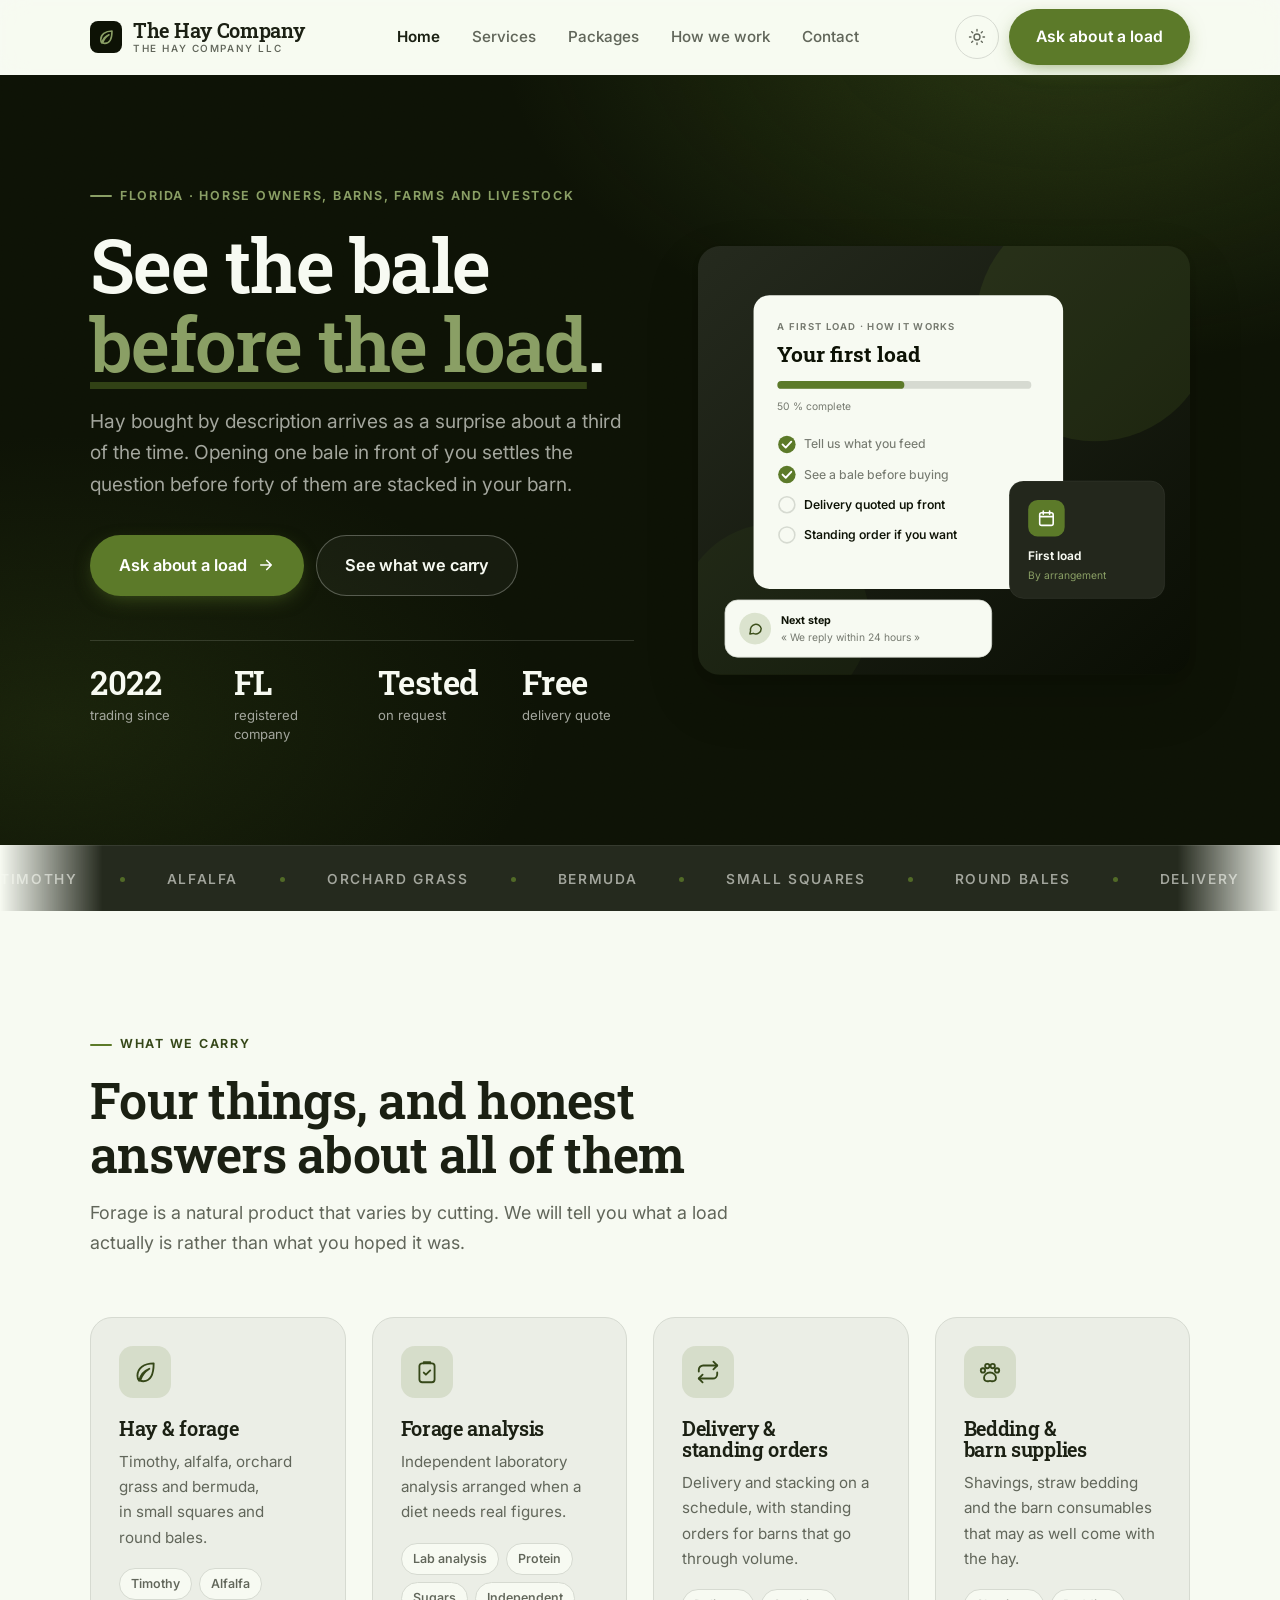
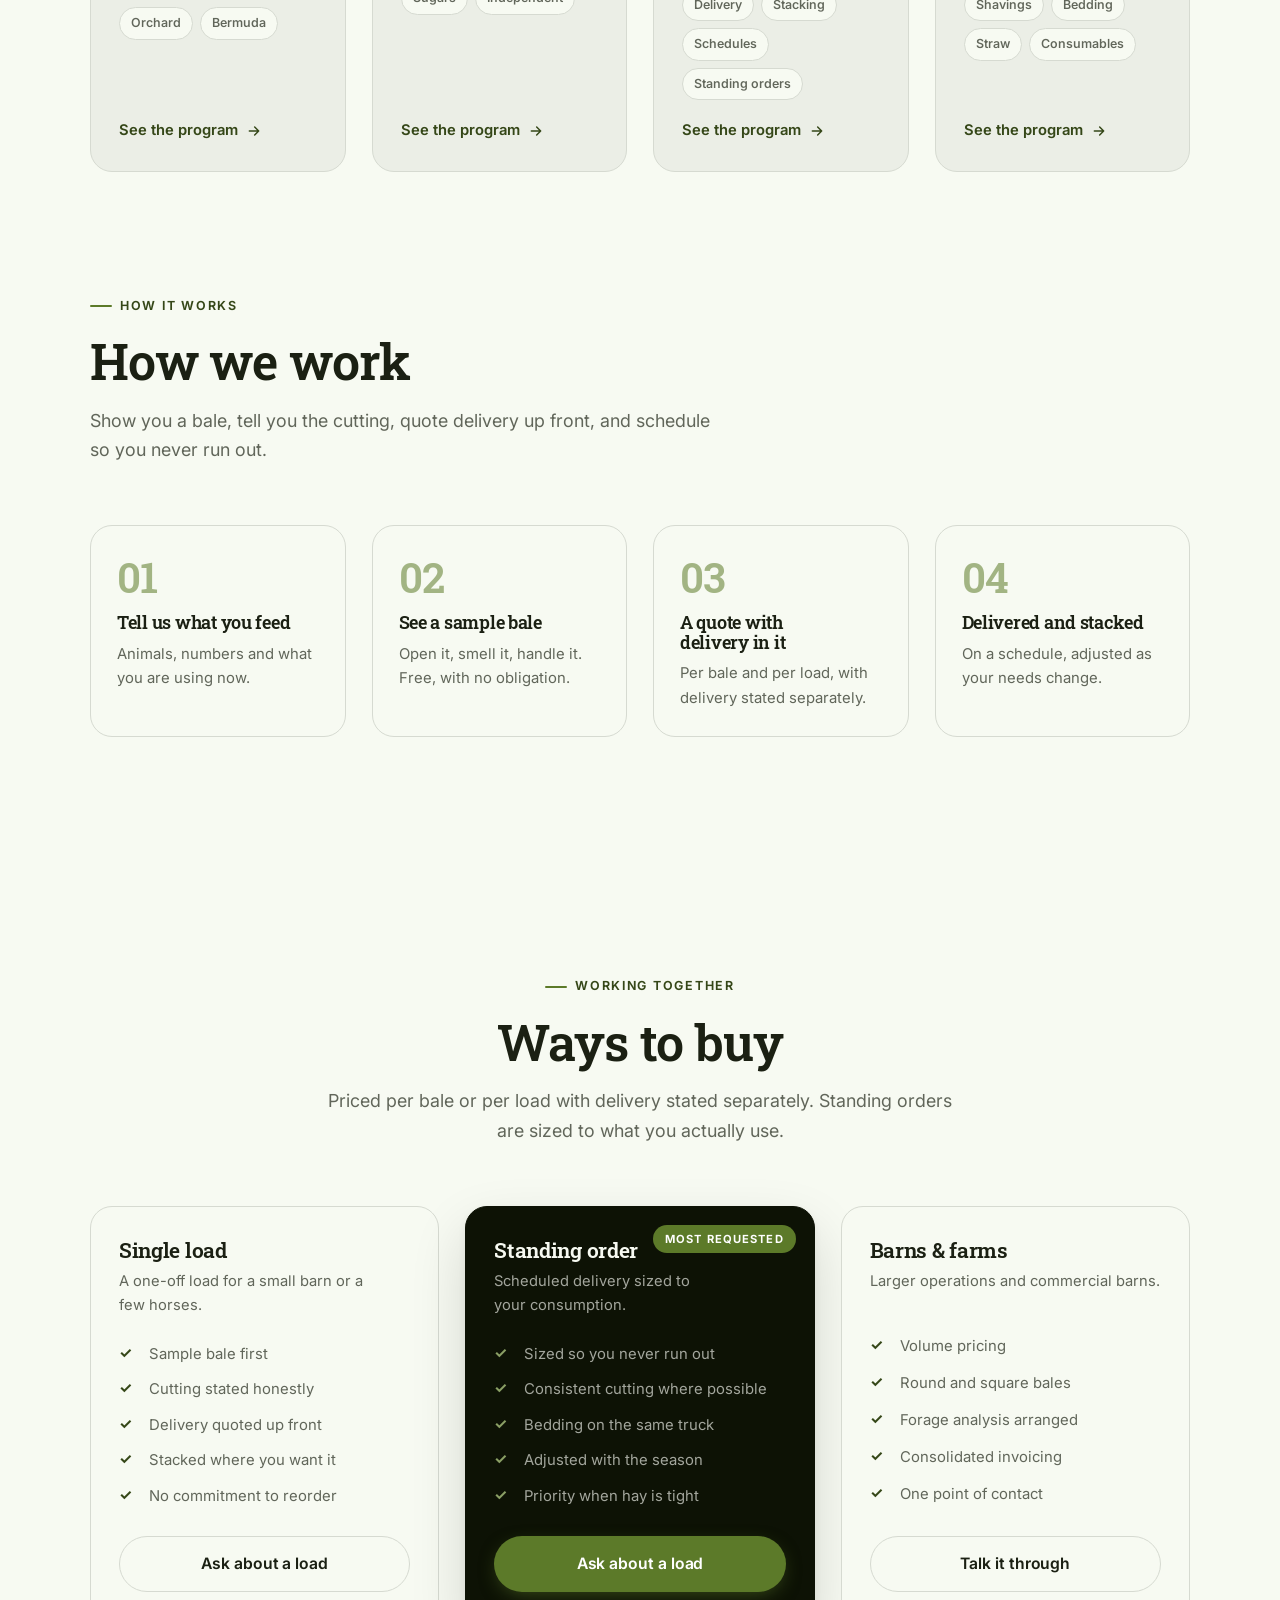
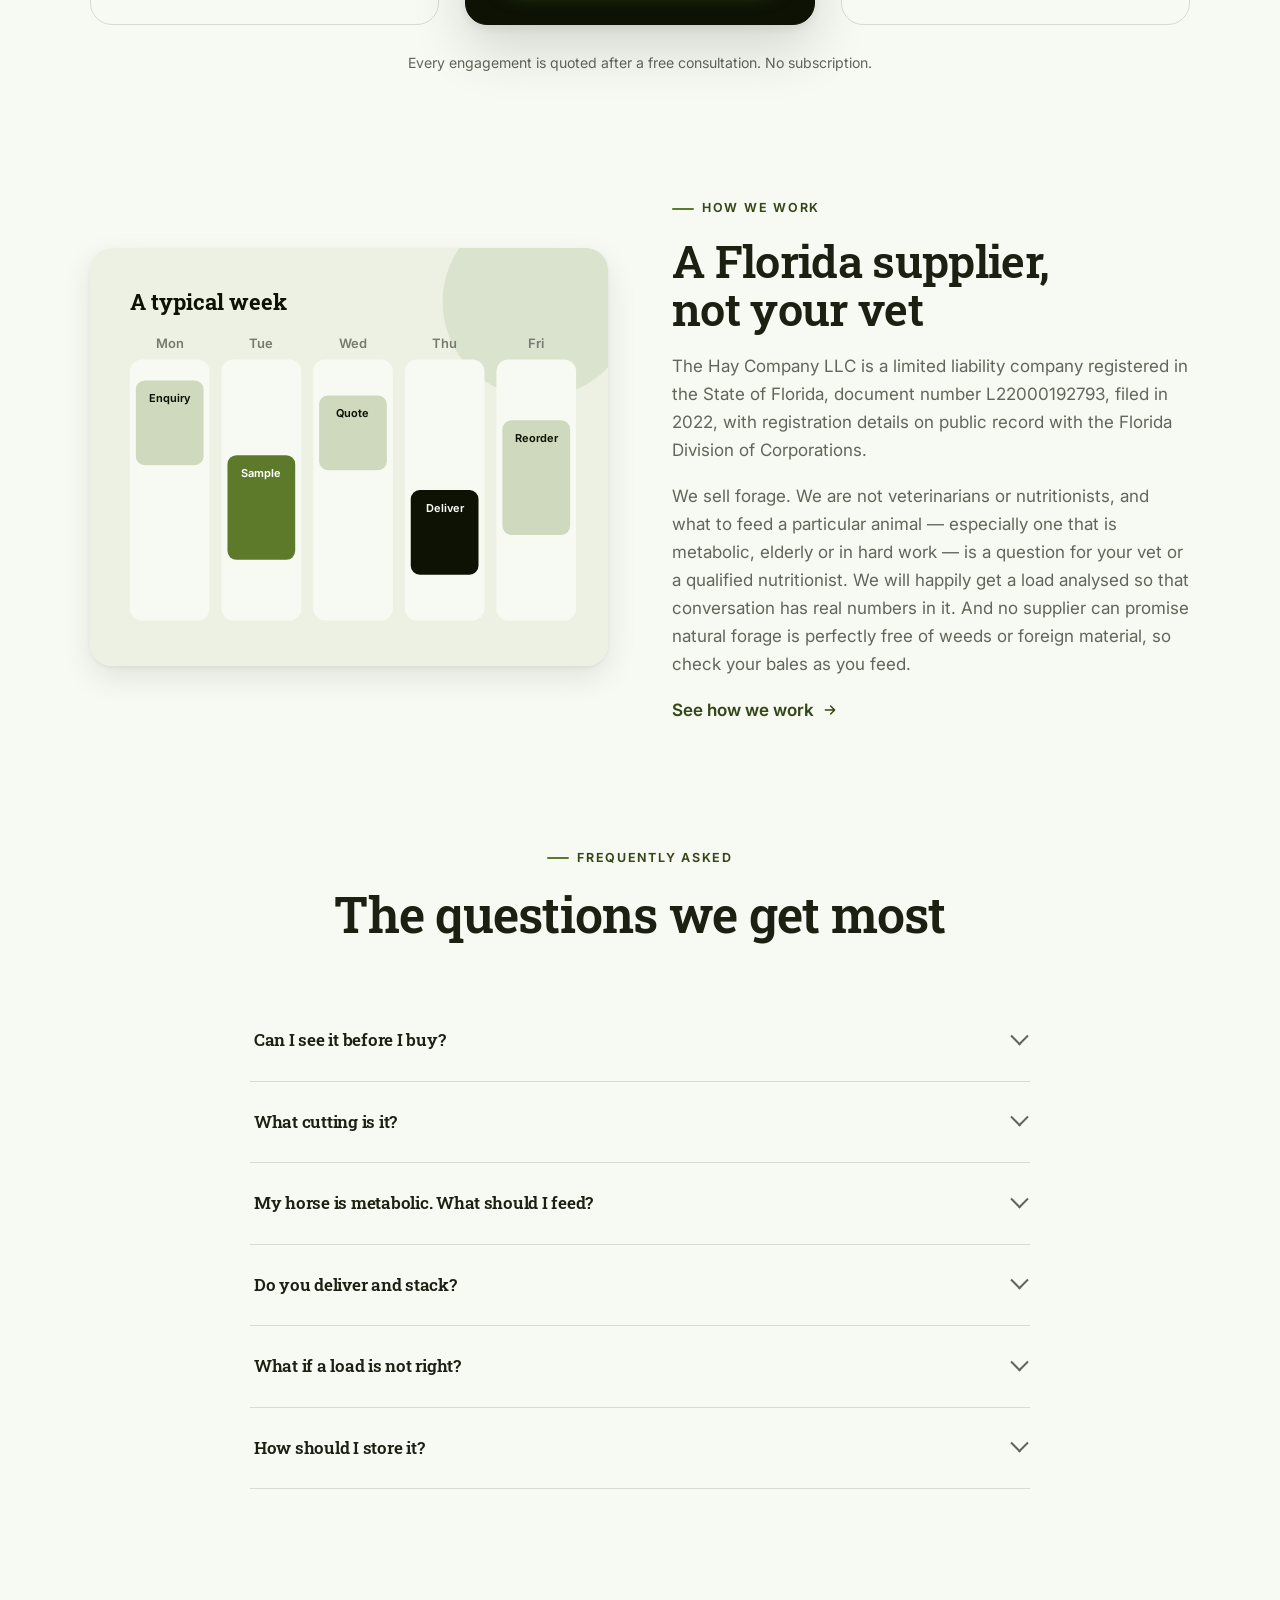
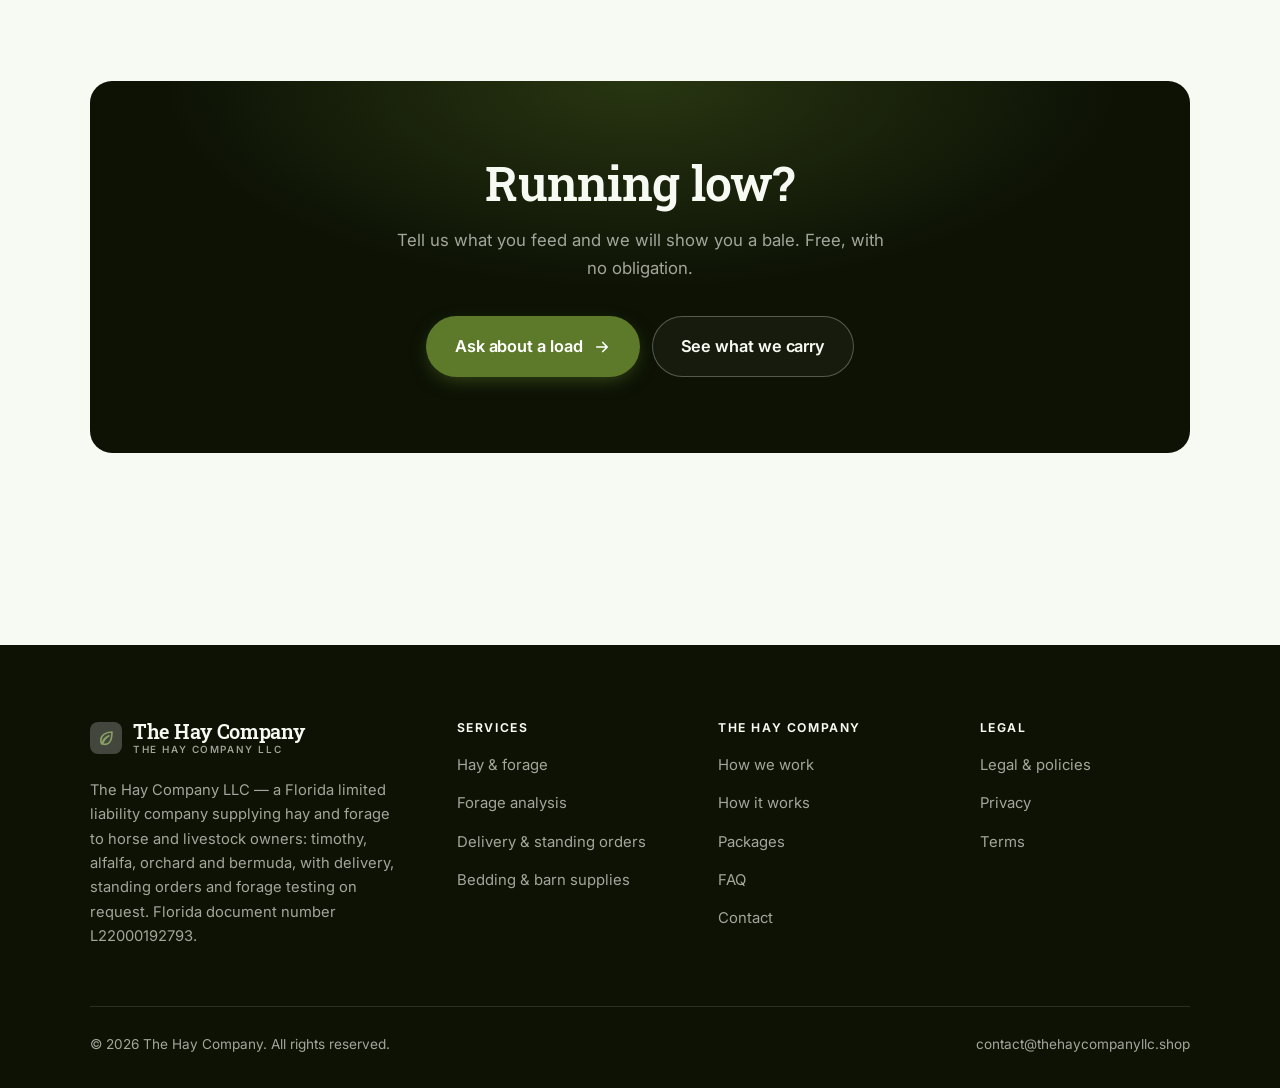
<file: index.html>
<!DOCTYPE html>
<html lang="en" class="no-js">
<head>
<meta charset="utf-8">
<meta name="viewport" content="width=device-width, initial-scale=1">
<title>The Hay Company LLC — hay and forage supply in Florida</title>
<meta name="description" content="The Hay Company LLC, a Florida hay and forage supplier for horse and livestock owners: timothy, alfalfa, orchard and bermuda, with delivery and standing orders.">
<link rel="canonical" href="https://thehaycompanyllc.shop/">

<meta property="og:type" content="website">
<meta property="og:url" content="https://thehaycompanyllc.shop/">
<meta property="og:site_name" content="The Hay Company">
<meta property="og:locale" content="en_US">
<meta property="og:title" content="The Hay Company LLC — hay and forage supply in Florida">
<meta property="og:description" content="The Hay Company LLC, a Florida hay and forage supplier for horse and livestock owners: timothy, alfalfa, orchard and bermuda, with delivery and standing orders.">
<meta name="theme-color" content="#0d1205">

<link rel="icon" href="assets/img/favicon.svg" type="image/svg+xml">
<link rel="preconnect" href="https://fonts.googleapis.com">
<link rel="preconnect" href="https://fonts.gstatic.com" crossorigin>
<link rel="stylesheet" href="https://fonts.googleapis.com/css2?family=Roboto+Slab:wght@400;600;700&family=Inter:wght@400..700&display=swap">
<link rel="stylesheet" href="assets/css/style.css">

<!-- Thème appliqué avant le premier rendu (évite le flash) -->
<script>
document.documentElement.classList.remove('no-js');
(function(){try{var t=localStorage.getItem('site-theme');if(t){document.documentElement.setAttribute('data-theme',t);}}catch(e){}})();
</script>
<script type="application/ld+json">
{
  "@context": "https://schema.org",
  "@type": "Organization",
  "name": "The Hay Company",
  "url": "https://thehaycompanyllc.shop/",
  "email": "contact@thehaycompanyllc.shop",
  "description": "The Hay Company LLC, a Florida hay and forage supplier for horse and livestock owners: timothy, alfalfa, orchard and bermuda, with delivery and standing orders.",
  "areaServed": "US",
  "knowsLanguage": "en"
}
</script>
</head>

<body>
<a class="skip-link" href="#main">Skip to main content</a>

<header class="site-header">
  <nav class="wrap nav" aria-label="Main navigation">
    <a class="brand" href="index.html">
      <svg class="brand__mark" viewBox="0 0 64 64" aria-hidden="true">
        <rect class="bm-bg" width="64" height="64" rx="16"/>
        <g class="bm-ic" transform="translate(14 14) scale(1.5)" fill="none" stroke-width="2.1" stroke-linecap="round" stroke-linejoin="round"><path d="M20 4c-9 0-15 4.5-15 11.5 0 2 .6 3.4 1.5 4.5C8 14 12 10.5 16 9c-4 2.5-7 6-8.5 11 1 .4 2 .5 3 .5C17 20.5 20 14 20 4z"/></g>
      </svg>
      <span>The Hay Company<span class="brand__sub">The Hay Company LLC</span></span>
    </a>

    <ul class="nav__links" id="nav-links">
      <li><a href="index.html" aria-current="page">Home</a></li>
      <li><a href="programs.html">Services</a></li>
      <li><a href="index.html#pricing">Packages</a></li>
      <li><a href="about.html">How we work</a></li>
      <li><a href="contact.html">Contact</a></li>
      <li><a class="btn btn--primary" href="contact.html">Ask about a load</a></li>
    </ul>

    <div class="nav__cta">
      <button class="theme-toggle" type="button" aria-label="Switch to dark theme">
        <svg class="icon-sun" viewBox="0 0 24 24" fill="none" stroke="currentColor" stroke-width="1.8" stroke-linecap="round" aria-hidden="true"><circle cx="12" cy="12" r="4"/><path d="M12 2v2m0 16v2M2 12h2m16 0h2M4.9 4.9l1.4 1.4m11.4 11.4 1.4 1.4M19.1 4.9l-1.4 1.4M6.3 17.7l-1.4 1.4"/></svg>
        <svg class="icon-moon" viewBox="0 0 24 24" fill="none" stroke="currentColor" stroke-width="1.8" stroke-linecap="round" stroke-linejoin="round" aria-hidden="true"><path d="M21 12.8A9 9 0 1 1 11.2 3a7 7 0 0 0 9.8 9.8z"/></svg>
      </button>
      <a class="btn btn--primary" href="contact.html">Ask about a load</a>
      <button class="nav__toggle" type="button" aria-expanded="false" aria-controls="nav-links" aria-label="Open menu">
        <svg class="icon-open" viewBox="0 0 24 24" fill="none" stroke="currentColor" stroke-width="2" stroke-linecap="round" aria-hidden="true"><path d="M3 6h18M3 12h18M3 18h18"/></svg>
        <svg class="icon-close" viewBox="0 0 24 24" fill="none" stroke="currentColor" stroke-width="2" stroke-linecap="round" aria-hidden="true"><path d="M6 6l12 12M18 6L6 18"/></svg>
      </button>
    </div>
  </nav>
</header>

<main id="main">

<section class="hero">
  <div class="wrap hero__inner">
    <div>
      <span class="eyebrow hero__eyebrow">Florida · Horse owners, barns, farms and livestock</span>
      <h1>See the bale<br> <em>before the load</em>.</h1>
      <p class="hero__lede">Hay bought by description arrives as a surprise about a third of the time. Opening one bale in front of you settles the question before forty of them are stacked in your barn.</p>

      <div class="hero__actions">
        <a class="btn btn--primary btn--lg" href="contact.html">Ask about a load <svg viewBox="0 0 24 24" fill="none" stroke="currentColor" stroke-width="2.2" stroke-linecap="round" stroke-linejoin="round" aria-hidden="true"><path d="M5 12h14M13 6l6 6-6 6"/></svg></a>
        <a class="btn btn--on-dark btn--lg" href="programs.html">See what we carry</a>
      </div>

      <ul class="hero__proof">
        <li><span class="stat__num">2022</span><span class="stat__label">trading since</span></li>
        <li><span class="stat__num">FL</span><span class="stat__label">registered company</span></li>
        <li><span class="stat__num">Tested</span><span class="stat__label">on request</span></li>
        <li><span class="stat__num">Free</span><span class="stat__label">delivery quote</span></li>
      </ul>
    </div>

    <div class="hero__art">
      <svg viewBox="0 0 620 540" role="img" aria-label="How a first hay order with The Hay Company works, from sample bale to delivery.">
        <defs>
          <linearGradient id="hbg" x1="0" y1="0" x2="1" y2="1">
            <stop offset="0" stop-color="#252a1e"/><stop offset="1" stop-color="#0a0e04"/>
          </linearGradient>
        </defs>
        <rect width="620" height="540" rx="22" fill="url(#hbg)"/>
        <circle cx="500" cy="96" r="150" fill="#5c7a29" opacity=".16"/>
        <circle cx="96" cy="470" r="120" fill="#5c7a29" opacity=".08"/>

        <g style="font-family: var(--font-body)">
          <!-- Carte programme -->
          <rect x="70" y="62" width="390" height="370" rx="20" fill="#f7faf2"/>
          <text x="100" y="106" font-size="12" font-weight="650" letter-spacing="1.6" fill="#767a70">A FIRST LOAD · HOW IT WORKS</text>
          <text x="100" y="146" font-size="27" font-weight="700" fill="#0d1205" style="font-family: var(--font-display)">Your first load</text>
          <rect x="100" y="170" width="320" height="10" rx="5" fill="#d6dad1"/>
          <rect x="100" y="170" width="160" height="10" rx="5" fill="#5c7a29"/>
          <text x="100" y="206" font-size="13" fill="#767a70">50 % complete</text>
          <circle cx="112" cy="250" r="11" fill="#5c7a29"/><path d="M106.5 250l4 4 7-7.5" fill="none" stroke="#ffffff" stroke-width="2.4" stroke-linecap="round" stroke-linejoin="round"/><text x="134" y="255" font-size="15.5" fill="#767a70" font-weight="450">Tell us what you feed</text>
          <circle cx="112" cy="288" r="11" fill="#5c7a29"/><path d="M106.5 288l4 4 7-7.5" fill="none" stroke="#ffffff" stroke-width="2.4" stroke-linecap="round" stroke-linejoin="round"/><text x="134" y="293" font-size="15.5" fill="#767a70" font-weight="450">See a bale before buying</text>
          <circle cx="112" cy="326" r="10" fill="none" stroke="#d6dad1" stroke-width="2"/><text x="134" y="331" font-size="15.5" fill="#0d1205" font-weight="560">Delivery quoted up front</text>
          <circle cx="112" cy="364" r="10" fill="none" stroke="#d6dad1" stroke-width="2"/><text x="134" y="369" font-size="15.5" fill="#0d1205" font-weight="560">Standing order if you want</text>

          <!-- Carte séance -->
          <rect x="392" y="296" width="196" height="148" rx="18" fill="#23271c" stroke="#ffffff" stroke-opacity=".08"/>
          <rect x="416" y="320" width="46" height="46" rx="12" fill="#5c7a29"/>
          <g transform="translate(427 331)" fill="none" stroke="#ffffff" color="#ffffff" stroke-width="2" stroke-linecap="round" stroke-linejoin="round"><rect x="3.5" y="5" width="17" height="16" rx="2.5"/><path d="M8 3v4M16 3v4M3.5 10h17"/></g>
          <text x="416" y="396" font-size="15" font-weight="650" fill="#f7faf2">First load</text>
          <text x="416" y="420" font-size="13" fill="#8a9f65">By arrangement</text>

          <!-- Retour du coach -->
          <rect x="34" y="446" width="336" height="72" rx="16" fill="#f7faf2" stroke="#d6dad1"/>
          <circle cx="72" cy="482" r="20" fill="#dbe3ce"/>
          <g transform="translate(62 472) scale(.84)" fill="none" stroke="#3c4f1b" stroke-width="2.2" stroke-linecap="round" stroke-linejoin="round"><path d="M21 12a8 8 0 0 1-11.6 7.1L4 20l1-4.6A8 8 0 1 1 21 12z"/></g>
          <text x="104" y="476" font-size="13.5" font-weight="700" fill="#0d1205">Next step</text>
          <text x="104" y="498" font-size="13" fill="#767a70">« We reply within 24 hours »</text>
        </g>
      </svg>
    </div>
  </div>
</section>

<div class="marquee" aria-hidden="true">
  <div class="marquee__track"><span>Timothy</span><span>Alfalfa</span><span>Orchard grass</span><span>Bermuda</span><span>Small squares</span><span>Round bales</span><span>Delivery</span><span>Stacking</span><span>Standing orders</span><span>Forage testing</span><span>Timothy</span><span>Alfalfa</span><span>Orchard grass</span><span>Bermuda</span><span>Small squares</span><span>Round bales</span><span>Delivery</span><span>Stacking</span><span>Standing orders</span><span>Forage testing</span></div>
</div>

<section class="section wrap" id="programs">
  <div class="section-head reveal">
    <span class="eyebrow">What we carry</span>
    <h2>Four things, and honest answers about all of them</h2>
    <p>Forage is a natural product that varies by cutting. We will tell you what a load actually is rather than what you hoped it was.</p>
  </div>
  <div class="grid grid--4 reveal-group">
    <a class="card" href="programs.html#hay">
      <div class="card__icon"><svg viewBox="0 0 24 24" fill="none" stroke="currentColor" stroke-width="1.7" stroke-linecap="round" stroke-linejoin="round" aria-hidden="true"><path d="M20 4c-9 0-15 4.5-15 11.5 0 2 .6 3.4 1.5 4.5C8 14 12 10.5 16 9c-4 2.5-7 6-8.5 11 1 .4 2 .5 3 .5C17 20.5 20 14 20 4z"/></svg></div>
      <h3>Hay &amp; forage</h3>
      <p>Timothy, alfalfa, orchard grass and bermuda, in small squares and round bales.</p>
      <ul class="tags"><li>Timothy</li><li>Alfalfa</li><li>Orchard</li><li>Bermuda</li></ul>
      <span class="arrow-link">See the program <svg viewBox="0 0 24 24" fill="none" stroke="currentColor" stroke-width="2.2" stroke-linecap="round" stroke-linejoin="round" aria-hidden="true"><path d="M5 12h14M13 6l6 6-6 6"/></svg></span>
    </a>
    <a class="card" href="programs.html#testing">
      <div class="card__icon"><svg viewBox="0 0 24 24" fill="none" stroke="currentColor" stroke-width="1.7" stroke-linecap="round" stroke-linejoin="round" aria-hidden="true"><rect x="5" y="4" width="14" height="17.5" rx="2.5"/><path d="M9 4V3h6v1M9 12.5l2 2 4-4"/></svg></div>
      <h3>Forage analysis</h3>
      <p>Independent laboratory analysis arranged when a diet needs real figures.</p>
      <ul class="tags"><li>Lab analysis</li><li>Protein</li><li>Sugars</li><li>Independent</li></ul>
      <span class="arrow-link">See the program <svg viewBox="0 0 24 24" fill="none" stroke="currentColor" stroke-width="2.2" stroke-linecap="round" stroke-linejoin="round" aria-hidden="true"><path d="M5 12h14M13 6l6 6-6 6"/></svg></span>
    </a>
    <a class="card" href="programs.html#delivery">
      <div class="card__icon"><svg viewBox="0 0 24 24" fill="none" stroke="currentColor" stroke-width="1.7" stroke-linecap="round" stroke-linejoin="round" aria-hidden="true"><path d="M17 2.5l3.5 3.5L17 9.5"/><path d="M3.5 11.5V10A4 4 0 0 1 7.5 6h13M7 21.5 3.5 18 7 14.5"/><path d="M20.5 12.5V14a4 4 0 0 1-4 4h-13"/></svg></div>
      <h3>Delivery &amp; standing orders</h3>
      <p>Delivery and stacking on a schedule, with standing orders for barns that go through volume.</p>
      <ul class="tags"><li>Delivery</li><li>Stacking</li><li>Schedules</li><li>Standing orders</li></ul>
      <span class="arrow-link">See the program <svg viewBox="0 0 24 24" fill="none" stroke="currentColor" stroke-width="2.2" stroke-linecap="round" stroke-linejoin="round" aria-hidden="true"><path d="M5 12h14M13 6l6 6-6 6"/></svg></span>
    </a>
    <a class="card" href="programs.html#supplies">
      <div class="card__icon"><svg viewBox="0 0 24 24" fill="none" stroke="currentColor" stroke-width="1.7" stroke-linecap="round" stroke-linejoin="round" aria-hidden="true"><circle cx="5.5" cy="10.5" r="2"/><circle cx="9.5" cy="6.5" r="2"/><circle cx="14.5" cy="6.5" r="2"/><circle cx="18.5" cy="10.5" r="2"/><path d="M12 12.5c-3 0-5.5 2.2-5.5 4.8 0 1.8 1.4 3.2 3.2 3.2.9 0 1.6-.3 2.3-.3s1.4.3 2.3.3c1.8 0 3.2-1.4 3.2-3.2 0-2.6-2.5-4.8-5.5-4.8z"/></svg></div>
      <h3>Bedding &amp; barn supplies</h3>
      <p>Shavings, straw bedding and the barn consumables that may as well come with the hay.</p>
      <ul class="tags"><li>Shavings</li><li>Bedding</li><li>Straw</li><li>Consumables</li></ul>
      <span class="arrow-link">See the program <svg viewBox="0 0 24 24" fill="none" stroke="currentColor" stroke-width="2.2" stroke-linecap="round" stroke-linejoin="round" aria-hidden="true"><path d="M5 12h14M13 6l6 6-6 6"/></svg></span>
    </a>
  </div>
</section>

<section class="section section--flush wrap" id="how-it-works">
  <div class="section-head reveal">
    <span class="eyebrow">How it works</span>
    <h2>How we work</h2>
    <p>Show you a bale, tell you the cutting, quote delivery up front, and schedule so you never run out.</p>
  </div>
  <div class="grid grid--4 steps reveal-group">
    <article class="step">
      <h3>Tell us what you feed</h3>
      <p>Animals, numbers and what you are using now.</p>
    </article>
    <article class="step">
      <h3>See a sample bale</h3>
      <p>Open it, smell it, handle it. Free, with no obligation.</p>
    </article>
    <article class="step">
      <h3>A quote with delivery in it</h3>
      <p>Per bale and per load, with delivery stated separately.</p>
    </article>
    <article class="step">
      <h3>Delivered and stacked</h3>
      <p>On a schedule, adjusted as your needs change.</p>
    </article>
  </div>
</section>

<section class="section wrap" id="pricing">
  <div class="section-head section-head--center reveal">
    <span class="eyebrow">Working together</span>
    <h2>Ways to buy</h2>
    <p>Priced per bale or per load with delivery stated separately. Standing orders are sized to what you actually use.</p>
  </div>
  <div class="grid grid--3 plans reveal-group">
    <article class="plan">
      
      <h3>Single load</h3>
      <p class="plan__desc">A one-off load for a small barn or a few horses.</p>
      
      <ul class="plan__features">
        <li>Sample bale first</li>
        <li>Cutting stated honestly</li>
        <li>Delivery quoted up front</li>
        <li>Stacked where you want it</li>
        <li>No commitment to reorder</li>
      </ul>
      <a class="btn btn--ghost btn--block" href="contact.html">Ask about a load</a>
    </article>
    <article class="plan plan--featured">
      <span class="plan__tag">Most requested</span>
      <h3>Standing order</h3>
      <p class="plan__desc">Scheduled delivery sized to your consumption.</p>
      
      <ul class="plan__features">
        <li>Sized so you never run out</li>
        <li>Consistent cutting where possible</li>
        <li>Bedding on the same truck</li>
        <li>Adjusted with the season</li>
        <li>Priority when hay is tight</li>
      </ul>
      <a class="btn btn--primary btn--block" href="contact.html">Ask about a load</a>
    </article>
    <article class="plan">
      
      <h3>Barns &amp; farms</h3>
      <p class="plan__desc">Larger operations and commercial barns.</p>
      
      <ul class="plan__features">
        <li>Volume pricing</li>
        <li>Round and square bales</li>
        <li>Forage analysis arranged</li>
        <li>Consolidated invoicing</li>
        <li>One point of contact</li>
      </ul>
      <a class="btn btn--ghost btn--block" href="contact.html">Talk it through</a>
    </article>
  </div>
  <p class="plans-note">Every engagement is quoted after a free consultation. No subscription.</p>
</section>

<section class="section section--flush wrap">
  <div class="split reveal">
    <div class="split__art">
      <svg viewBox="0 0 520 420" role="img" aria-label="Example of a typical week: Enquiry, Sample, Quote, Deliver, Reorder.">
        <rect width="520" height="420" rx="20" fill="#ecf1e4"/>
        <circle cx="450" cy="54" r="96" fill="#5c7a29" opacity=".12"/>
        <g style="font-family: var(--font-body)">
        <text x="40" y="62" font-size="22" font-weight="700" fill="#0d1205" style="font-family: var(--font-display)">A typical week</text>
        <text x="80" y="100" text-anchor="middle" font-size="13" font-weight="600" fill="#767a70">Mon</text>
        <rect x="40" y="112" width="80" height="262" rx="12" fill="#f7faf2"/>
        <rect x="46" y="133" width="68" height="85" rx="9" fill="#cfd9be"/>
        <text x="80" y="155" text-anchor="middle" font-size="11" font-weight="650" fill="#0d1205">Enquiry</text>
        <text x="172" y="100" text-anchor="middle" font-size="13" font-weight="600" fill="#767a70">Tue</text>
        <rect x="132" y="112" width="80" height="262" rx="12" fill="#f7faf2"/>
        <rect x="138" y="208" width="68" height="105" rx="9" fill="#5c7a29"/>
        <text x="172" y="230" text-anchor="middle" font-size="11" font-weight="650" fill="#ffffff">Sample</text>
        <text x="264" y="100" text-anchor="middle" font-size="13" font-weight="600" fill="#767a70">Wed</text>
        <rect x="224" y="112" width="80" height="262" rx="12" fill="#f7faf2"/>
        <rect x="230" y="148" width="68" height="75" rx="9" fill="#cfd9be"/>
        <text x="264" y="170" text-anchor="middle" font-size="11" font-weight="650" fill="#0d1205">Quote</text>
        <text x="356" y="100" text-anchor="middle" font-size="13" font-weight="600" fill="#767a70">Thu</text>
        <rect x="316" y="112" width="80" height="262" rx="12" fill="#f7faf2"/>
        <rect x="322" y="243" width="68" height="85" rx="9" fill="#0d1205"/>
        <text x="356" y="265" text-anchor="middle" font-size="11" font-weight="650" fill="#f7faf2">Deliver</text>
        <text x="448" y="100" text-anchor="middle" font-size="13" font-weight="600" fill="#767a70">Fri</text>
        <rect x="408" y="112" width="80" height="262" rx="12" fill="#f7faf2"/>
        <rect x="414" y="173" width="68" height="115" rx="9" fill="#cfd9be"/>
        <text x="448" y="195" text-anchor="middle" font-size="11" font-weight="650" fill="#0d1205">Reorder</text>
        </g>
      </svg>
    </div>
    <div>
      <span class="eyebrow">How we work</span>
      <h2>A Florida supplier, not your vet</h2>
      <p>The Hay Company LLC is a limited liability company registered in the State of Florida, document number L22000192793, filed in 2022, with registration details on public record with the Florida Division of Corporations.</p>
      <p>We sell forage. We are not veterinarians or nutritionists, and what to feed a particular animal — especially one that is metabolic, elderly or in hard work — is a question for your vet or a qualified nutritionist. We will happily get a load analysed so that conversation has real numbers in it. And no supplier can promise natural forage is perfectly free of weeds or foreign material, so check your bales as you feed.</p>
      <p><a class="arrow-link" href="about.html">See how we work <svg viewBox="0 0 24 24" fill="none" stroke="currentColor" stroke-width="2.2" stroke-linecap="round" stroke-linejoin="round" aria-hidden="true"><path d="M5 12h14M13 6l6 6-6 6"/></svg></a></p>
    </div>
  </div>
</section>

<section class="section section--flush wrap" id="faq">
  <div class="section-head section-head--center reveal">
    <span class="eyebrow">Frequently asked</span>
    <h2>The questions we get most</h2>
  </div>
  <div class="faq reveal">
    <details>
      <summary>Can I see it before I buy?</summary>
      <p>Yes, and you should. We will open a bale for you. Anyone unwilling to do that is telling you something.</p>
    </details>
    <details>
      <summary>What cutting is it?</summary>
      <p>We will tell you, honestly. First and second cuttings differ a lot, and pretending otherwise just produces an unhappy customer and a returned load.</p>
    </details>
    <details>
      <summary>My horse is metabolic. What should I feed?</summary>
      <p>That is a question for your vet or an equine nutritionist, not for us. What we can do is get the hay tested so they have real numbers to work from.</p>
    </details>
    <details>
      <summary>Do you deliver and stack?</summary>
      <p>Yes. Delivery is quoted separately and up front, and we stack where you want it provided the truck can get in.</p>
    </details>
    <details>
      <summary>What if a load is not right?</summary>
      <p>Tell us straight away. Forage varies, and if it is not what you were shown we would rather sort it out than argue.</p>
    </details>
    <details>
      <summary>How should I store it?</summary>
      <p>Off the ground, under cover, with air moving. Hay that arrives in good condition still spoils in a damp, closed barn.</p>
    </details>
  </div>
</section>

<section class="wrap section--tight">
  <div class="cta-band reveal">
    <h2>Running low?</h2>
    <p>Tell us what you feed and we will show you a bale. Free, with no obligation.</p>
    <div class="hero__actions">
      <a class="btn btn--primary btn--lg" href="contact.html">Ask about a load <svg viewBox="0 0 24 24" fill="none" stroke="currentColor" stroke-width="2.2" stroke-linecap="round" stroke-linejoin="round" aria-hidden="true"><path d="M5 12h14M13 6l6 6-6 6"/></svg></a>
      <a class="btn btn--on-dark btn--lg" href="programs.html">See what we carry</a>
    </div>
  </div>
</section>

</main>

<footer class="site-footer">
  <div class="wrap">
    <div class="footer__grid">
      <div class="footer__brand">
        <a class="brand" href="index.html">
          <svg class="brand__mark" viewBox="0 0 64 64" aria-hidden="true">
        <rect class="bm-bg" width="64" height="64" rx="16"/>
        <g class="bm-ic" transform="translate(14 14) scale(1.5)" fill="none" stroke-width="2.1" stroke-linecap="round" stroke-linejoin="round"><path d="M20 4c-9 0-15 4.5-15 11.5 0 2 .6 3.4 1.5 4.5C8 14 12 10.5 16 9c-4 2.5-7 6-8.5 11 1 .4 2 .5 3 .5C17 20.5 20 14 20 4z"/></g>
      </svg>
          <span>The Hay Company<span class="brand__sub">The Hay Company LLC</span></span>
        </a>
        <p>The Hay Company LLC — a Florida limited liability company supplying hay and forage to horse and livestock owners: timothy, alfalfa, orchard and bermuda, with delivery, standing orders and forage testing on request. Florida document number L22000192793.</p>
      </div>

      <div class="footer__col">
        <h4>Services</h4>
        <ul>
          <li><a href="programs.html#hay">Hay &amp; forage</a></li>
          <li><a href="programs.html#testing">Forage analysis</a></li>
          <li><a href="programs.html#delivery">Delivery &amp; standing orders</a></li>
          <li><a href="programs.html#supplies">Bedding &amp; barn supplies</a></li>
        </ul>
      </div>

      <div class="footer__col">
        <h4>The Hay Company</h4>
        <ul>
          <li><a href="about.html">How we work</a></li>
          <li><a href="index.html#how-it-works">How it works</a></li>
          <li><a href="index.html#pricing">Packages</a></li>
          <li><a href="index.html#faq">FAQ</a></li>
          <li><a href="contact.html">Contact</a></li>
        </ul>
      </div>

      <div class="footer__col">
        <h4>Legal</h4>
        <ul>
          <li><a href="legal.html">Legal &amp; policies</a></li>
          <li><a href="legal.html#privacy">Privacy</a></li>
          <li><a href="legal.html#terms">Terms</a></li>
        </ul>
      </div>
    </div>

    <div class="footer__bottom">
      <p>© <span data-year>2026</span> The Hay Company. All rights reserved.</p>
      <p><a href="mailto:contact@thehaycompanyllc.shop">contact@thehaycompanyllc.shop</a></p>
    </div>
  </div>
</footer>

<script src="assets/js/main.js" defer></script>
</body>
</html>
</file>
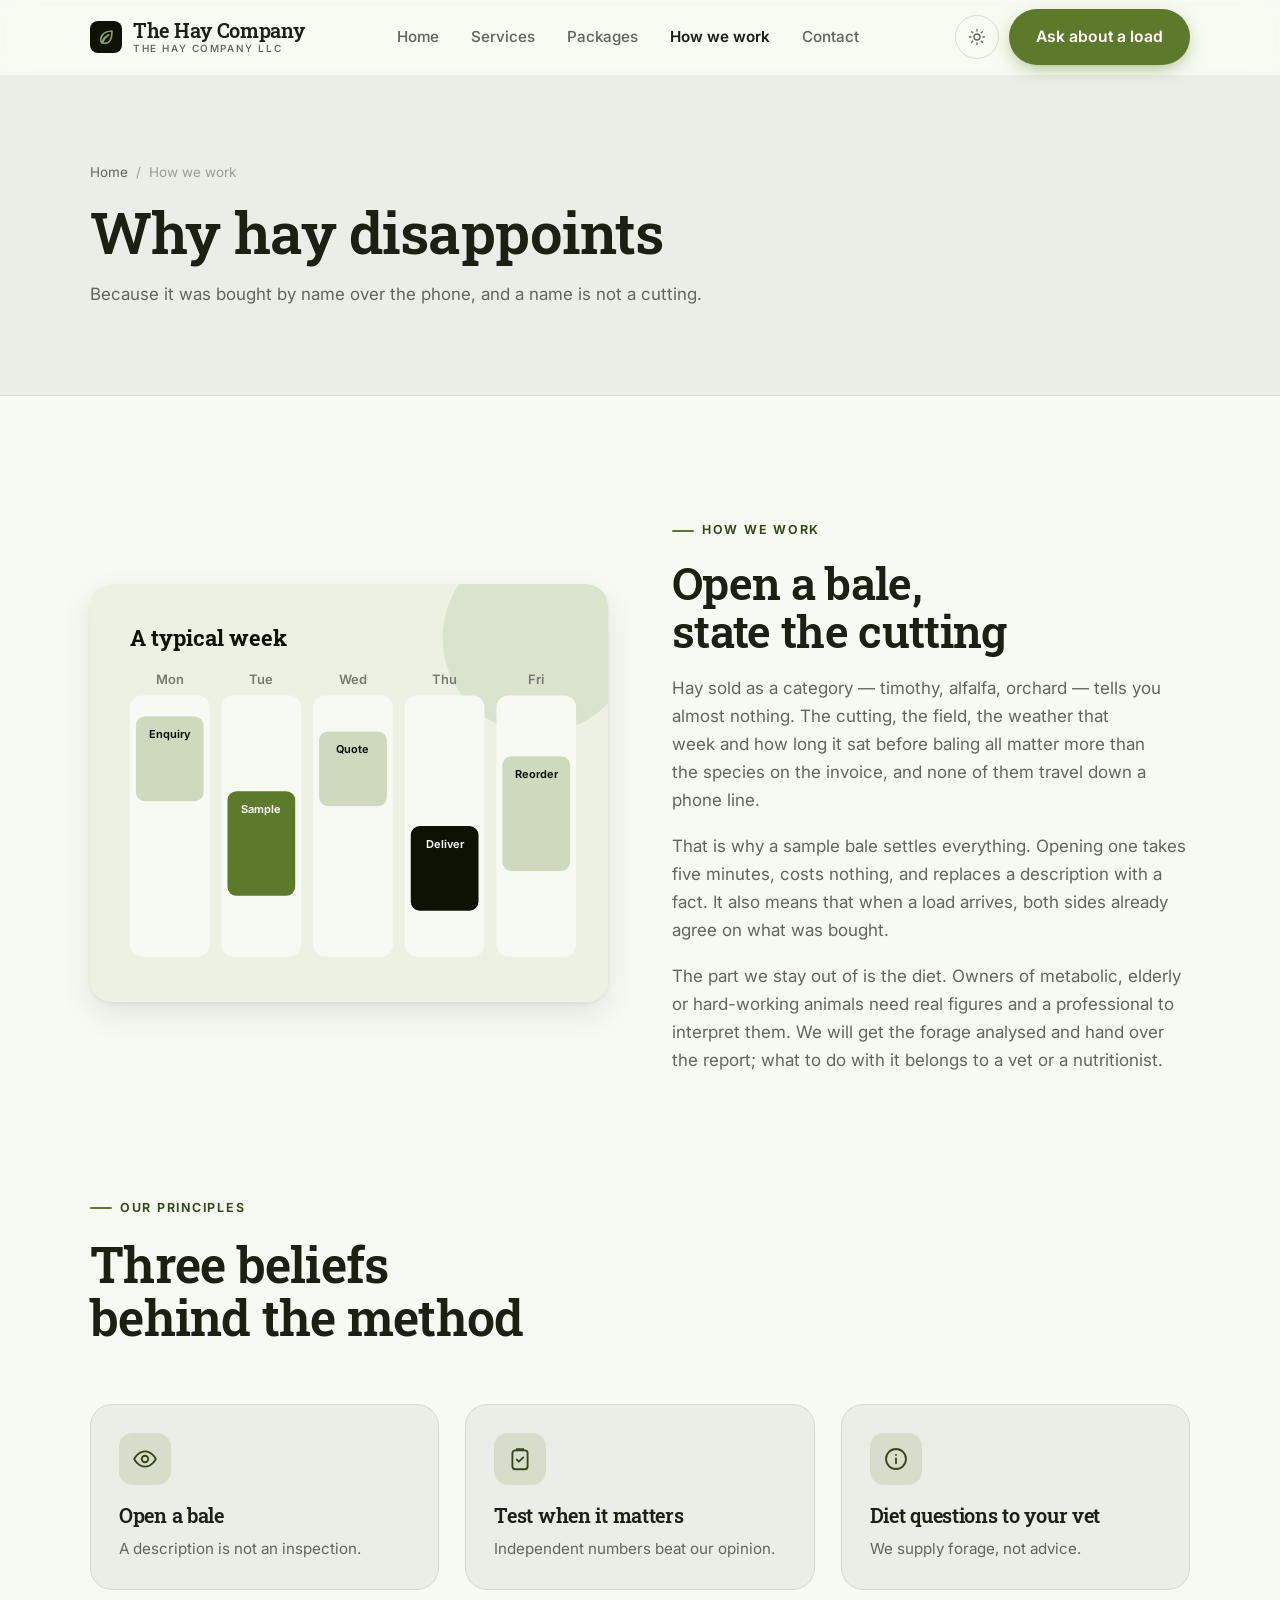
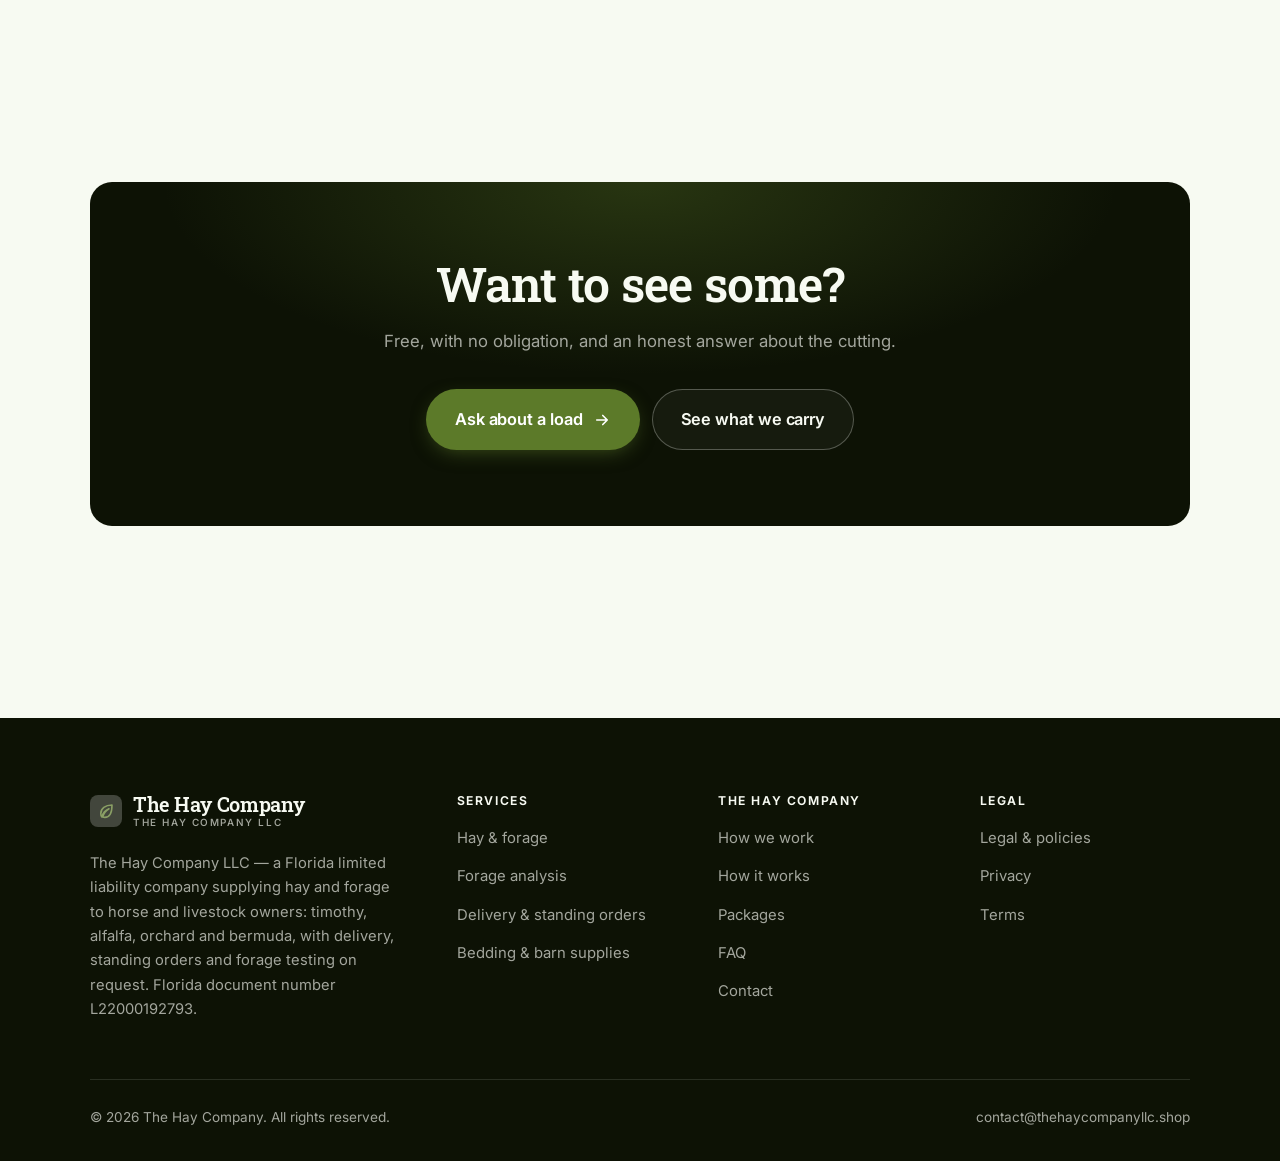
<file: about.html>
<!DOCTYPE html>
<html lang="en" class="no-js">
<head>
<meta charset="utf-8">
<meta name="viewport" content="width=device-width, initial-scale=1">
<title>How we work — The Hay Company</title>
<meta name="description" content="About The Hay Company LLC, a Florida hay and forage supplier, document number L22000192793.">
<link rel="canonical" href="https://thehaycompanyllc.shop/about.html">

<meta property="og:type" content="website">
<meta property="og:url" content="https://thehaycompanyllc.shop/about.html">
<meta property="og:site_name" content="The Hay Company">
<meta property="og:locale" content="en_US">
<meta property="og:title" content="How we work — The Hay Company">
<meta property="og:description" content="About The Hay Company LLC, a Florida hay and forage supplier, document number L22000192793.">
<meta name="theme-color" content="#0d1205">

<link rel="icon" href="assets/img/favicon.svg" type="image/svg+xml">
<link rel="preconnect" href="https://fonts.googleapis.com">
<link rel="preconnect" href="https://fonts.gstatic.com" crossorigin>
<link rel="stylesheet" href="https://fonts.googleapis.com/css2?family=Roboto+Slab:wght@400;600;700&family=Inter:wght@400..700&display=swap">
<link rel="stylesheet" href="assets/css/style.css">

<!-- Thème appliqué avant le premier rendu (évite le flash) -->
<script>
document.documentElement.classList.remove('no-js');
(function(){try{var t=localStorage.getItem('site-theme');if(t){document.documentElement.setAttribute('data-theme',t);}}catch(e){}})();
</script>
</head>

<body>
<a class="skip-link" href="#main">Skip to main content</a>

<header class="site-header">
  <nav class="wrap nav" aria-label="Main navigation">
    <a class="brand" href="index.html">
      <svg class="brand__mark" viewBox="0 0 64 64" aria-hidden="true">
        <rect class="bm-bg" width="64" height="64" rx="16"/>
        <g class="bm-ic" transform="translate(14 14) scale(1.5)" fill="none" stroke-width="2.1" stroke-linecap="round" stroke-linejoin="round"><path d="M20 4c-9 0-15 4.5-15 11.5 0 2 .6 3.4 1.5 4.5C8 14 12 10.5 16 9c-4 2.5-7 6-8.5 11 1 .4 2 .5 3 .5C17 20.5 20 14 20 4z"/></g>
      </svg>
      <span>The Hay Company<span class="brand__sub">The Hay Company LLC</span></span>
    </a>

    <ul class="nav__links" id="nav-links">
      <li><a href="index.html">Home</a></li>
      <li><a href="programs.html">Services</a></li>
      <li><a href="index.html#pricing">Packages</a></li>
      <li><a href="about.html" aria-current="page">How we work</a></li>
      <li><a href="contact.html">Contact</a></li>
      <li><a class="btn btn--primary" href="contact.html">Ask about a load</a></li>
    </ul>

    <div class="nav__cta">
      <button class="theme-toggle" type="button" aria-label="Switch to dark theme">
        <svg class="icon-sun" viewBox="0 0 24 24" fill="none" stroke="currentColor" stroke-width="1.8" stroke-linecap="round" aria-hidden="true"><circle cx="12" cy="12" r="4"/><path d="M12 2v2m0 16v2M2 12h2m16 0h2M4.9 4.9l1.4 1.4m11.4 11.4 1.4 1.4M19.1 4.9l-1.4 1.4M6.3 17.7l-1.4 1.4"/></svg>
        <svg class="icon-moon" viewBox="0 0 24 24" fill="none" stroke="currentColor" stroke-width="1.8" stroke-linecap="round" stroke-linejoin="round" aria-hidden="true"><path d="M21 12.8A9 9 0 1 1 11.2 3a7 7 0 0 0 9.8 9.8z"/></svg>
      </button>
      <a class="btn btn--primary" href="contact.html">Ask about a load</a>
      <button class="nav__toggle" type="button" aria-expanded="false" aria-controls="nav-links" aria-label="Open menu">
        <svg class="icon-open" viewBox="0 0 24 24" fill="none" stroke="currentColor" stroke-width="2" stroke-linecap="round" aria-hidden="true"><path d="M3 6h18M3 12h18M3 18h18"/></svg>
        <svg class="icon-close" viewBox="0 0 24 24" fill="none" stroke="currentColor" stroke-width="2" stroke-linecap="round" aria-hidden="true"><path d="M6 6l12 12M18 6L6 18"/></svg>
      </button>
    </div>
  </nav>
</header>

<main id="main">

<section class="page-head">
  <div class="wrap">
    <nav class="breadcrumb" aria-label="Breadcrumb">
      <a href="index.html">Home</a><span>/</span><span aria-current="page">How we work</span>
    </nav>
    <h1>Why hay disappoints</h1>
    <p>Because it was bought by name over the phone, and a name is not a cutting.</p>
  </div>
</section>

<section class="section wrap">
  <div class="split reveal">
    <div class="split__art">
      <svg viewBox="0 0 520 420" role="img" aria-label="Example of a typical week: Enquiry, Sample, Quote, Deliver, Reorder.">
        <rect width="520" height="420" rx="20" fill="#ecf1e4"/>
        <circle cx="450" cy="54" r="96" fill="#5c7a29" opacity=".12"/>
        <g style="font-family: var(--font-body)">
        <text x="40" y="62" font-size="22" font-weight="700" fill="#0d1205" style="font-family: var(--font-display)">A typical week</text>
        <text x="80" y="100" text-anchor="middle" font-size="13" font-weight="600" fill="#767a70">Mon</text>
        <rect x="40" y="112" width="80" height="262" rx="12" fill="#f7faf2"/>
        <rect x="46" y="133" width="68" height="85" rx="9" fill="#cfd9be"/>
        <text x="80" y="155" text-anchor="middle" font-size="11" font-weight="650" fill="#0d1205">Enquiry</text>
        <text x="172" y="100" text-anchor="middle" font-size="13" font-weight="600" fill="#767a70">Tue</text>
        <rect x="132" y="112" width="80" height="262" rx="12" fill="#f7faf2"/>
        <rect x="138" y="208" width="68" height="105" rx="9" fill="#5c7a29"/>
        <text x="172" y="230" text-anchor="middle" font-size="11" font-weight="650" fill="#ffffff">Sample</text>
        <text x="264" y="100" text-anchor="middle" font-size="13" font-weight="600" fill="#767a70">Wed</text>
        <rect x="224" y="112" width="80" height="262" rx="12" fill="#f7faf2"/>
        <rect x="230" y="148" width="68" height="75" rx="9" fill="#cfd9be"/>
        <text x="264" y="170" text-anchor="middle" font-size="11" font-weight="650" fill="#0d1205">Quote</text>
        <text x="356" y="100" text-anchor="middle" font-size="13" font-weight="600" fill="#767a70">Thu</text>
        <rect x="316" y="112" width="80" height="262" rx="12" fill="#f7faf2"/>
        <rect x="322" y="243" width="68" height="85" rx="9" fill="#0d1205"/>
        <text x="356" y="265" text-anchor="middle" font-size="11" font-weight="650" fill="#f7faf2">Deliver</text>
        <text x="448" y="100" text-anchor="middle" font-size="13" font-weight="600" fill="#767a70">Fri</text>
        <rect x="408" y="112" width="80" height="262" rx="12" fill="#f7faf2"/>
        <rect x="414" y="173" width="68" height="115" rx="9" fill="#cfd9be"/>
        <text x="448" y="195" text-anchor="middle" font-size="11" font-weight="650" fill="#0d1205">Reorder</text>
        </g>
      </svg>
    </div>
    <div>
      <span class="eyebrow">How we work</span>
      <h2>Open a bale, state the cutting</h2>
      <p>Hay sold as a category — timothy, alfalfa, orchard — tells you almost nothing. The cutting, the field, the weather that week and how long it sat before baling all matter more than the species on the invoice, and none of them travel down a phone line.</p>
      <p>That is why a sample bale settles everything. Opening one takes five minutes, costs nothing, and replaces a description with a fact. It also means that when a load arrives, both sides already agree on what was bought.</p>
      <p>The part we stay out of is the diet. Owners of metabolic, elderly or hard-working animals need real figures and a professional to interpret them. We will get the forage analysed and hand over the report; what to do with it belongs to a vet or a nutritionist.</p>
      <!--
        TO DO: add a short introduction of the coach (name, real background),
        with a photo if possible. Do not invent credentials — see README.md.
      -->
    </div>
  </div>
</section>

<section class="section section--flush wrap">
  <div class="section-head reveal">
    <span class="eyebrow">Our principles</span>
    <h2>Three beliefs behind the method</h2>
  </div>
  <div class="grid grid--3 reveal-group">
    <article class="card">
      <div class="card__icon"><svg viewBox="0 0 24 24" fill="none" stroke="currentColor" stroke-width="1.7" stroke-linecap="round" stroke-linejoin="round" aria-hidden="true"><path d="M2 12s3.6-7 10-7 10 7 10 7-3.6 7-10 7S2 12 2 12z"/><circle cx="12" cy="12" r="3"/></svg></div>
      <h3>Open a bale</h3>
      <p>A description is not an inspection.</p>
    </article>
    <article class="card">
      <div class="card__icon"><svg viewBox="0 0 24 24" fill="none" stroke="currentColor" stroke-width="1.7" stroke-linecap="round" stroke-linejoin="round" aria-hidden="true"><rect x="5" y="4" width="14" height="17.5" rx="2.5"/><path d="M9 4V3h6v1M9 12.5l2 2 4-4"/></svg></div>
      <h3>Test when it matters</h3>
      <p>Independent numbers beat our opinion.</p>
    </article>
    <article class="card">
      <div class="card__icon"><svg viewBox="0 0 24 24" fill="none" stroke="currentColor" stroke-width="1.7" stroke-linecap="round" stroke-linejoin="round" aria-hidden="true"><circle cx="12" cy="12" r="9.2"/><path d="M12 16v-4.5M12 8.2v.1"/></svg></div>
      <h3>Diet questions to your vet</h3>
      <p>We supply forage, not advice.</p>
    </article>
  </div>
</section>

<section class="wrap section--tight">
  <div class="cta-band reveal">
    <h2>Want to see some?</h2>
    <p>Free, with no obligation, and an honest answer about the cutting.</p>
    <div class="hero__actions">
      <a class="btn btn--primary btn--lg" href="contact.html">Ask about a load <svg viewBox="0 0 24 24" fill="none" stroke="currentColor" stroke-width="2.2" stroke-linecap="round" stroke-linejoin="round" aria-hidden="true"><path d="M5 12h14M13 6l6 6-6 6"/></svg></a>
      <a class="btn btn--on-dark btn--lg" href="programs.html">See what we carry</a>
    </div>
  </div>
</section>

</main>

<footer class="site-footer">
  <div class="wrap">
    <div class="footer__grid">
      <div class="footer__brand">
        <a class="brand" href="index.html">
          <svg class="brand__mark" viewBox="0 0 64 64" aria-hidden="true">
        <rect class="bm-bg" width="64" height="64" rx="16"/>
        <g class="bm-ic" transform="translate(14 14) scale(1.5)" fill="none" stroke-width="2.1" stroke-linecap="round" stroke-linejoin="round"><path d="M20 4c-9 0-15 4.5-15 11.5 0 2 .6 3.4 1.5 4.5C8 14 12 10.5 16 9c-4 2.5-7 6-8.5 11 1 .4 2 .5 3 .5C17 20.5 20 14 20 4z"/></g>
      </svg>
          <span>The Hay Company<span class="brand__sub">The Hay Company LLC</span></span>
        </a>
        <p>The Hay Company LLC — a Florida limited liability company supplying hay and forage to horse and livestock owners: timothy, alfalfa, orchard and bermuda, with delivery, standing orders and forage testing on request. Florida document number L22000192793.</p>
      </div>

      <div class="footer__col">
        <h4>Services</h4>
        <ul>
          <li><a href="programs.html#hay">Hay &amp; forage</a></li>
          <li><a href="programs.html#testing">Forage analysis</a></li>
          <li><a href="programs.html#delivery">Delivery &amp; standing orders</a></li>
          <li><a href="programs.html#supplies">Bedding &amp; barn supplies</a></li>
        </ul>
      </div>

      <div class="footer__col">
        <h4>The Hay Company</h4>
        <ul>
          <li><a href="about.html">How we work</a></li>
          <li><a href="index.html#how-it-works">How it works</a></li>
          <li><a href="index.html#pricing">Packages</a></li>
          <li><a href="index.html#faq">FAQ</a></li>
          <li><a href="contact.html">Contact</a></li>
        </ul>
      </div>

      <div class="footer__col">
        <h4>Legal</h4>
        <ul>
          <li><a href="legal.html">Legal &amp; policies</a></li>
          <li><a href="legal.html#privacy">Privacy</a></li>
          <li><a href="legal.html#terms">Terms</a></li>
        </ul>
      </div>
    </div>

    <div class="footer__bottom">
      <p>© <span data-year>2026</span> The Hay Company. All rights reserved.</p>
      <p><a href="mailto:contact@thehaycompanyllc.shop">contact@thehaycompanyllc.shop</a></p>
    </div>
  </div>
</footer>

<script src="assets/js/main.js" defer></script>
</body>
</html>
</file>
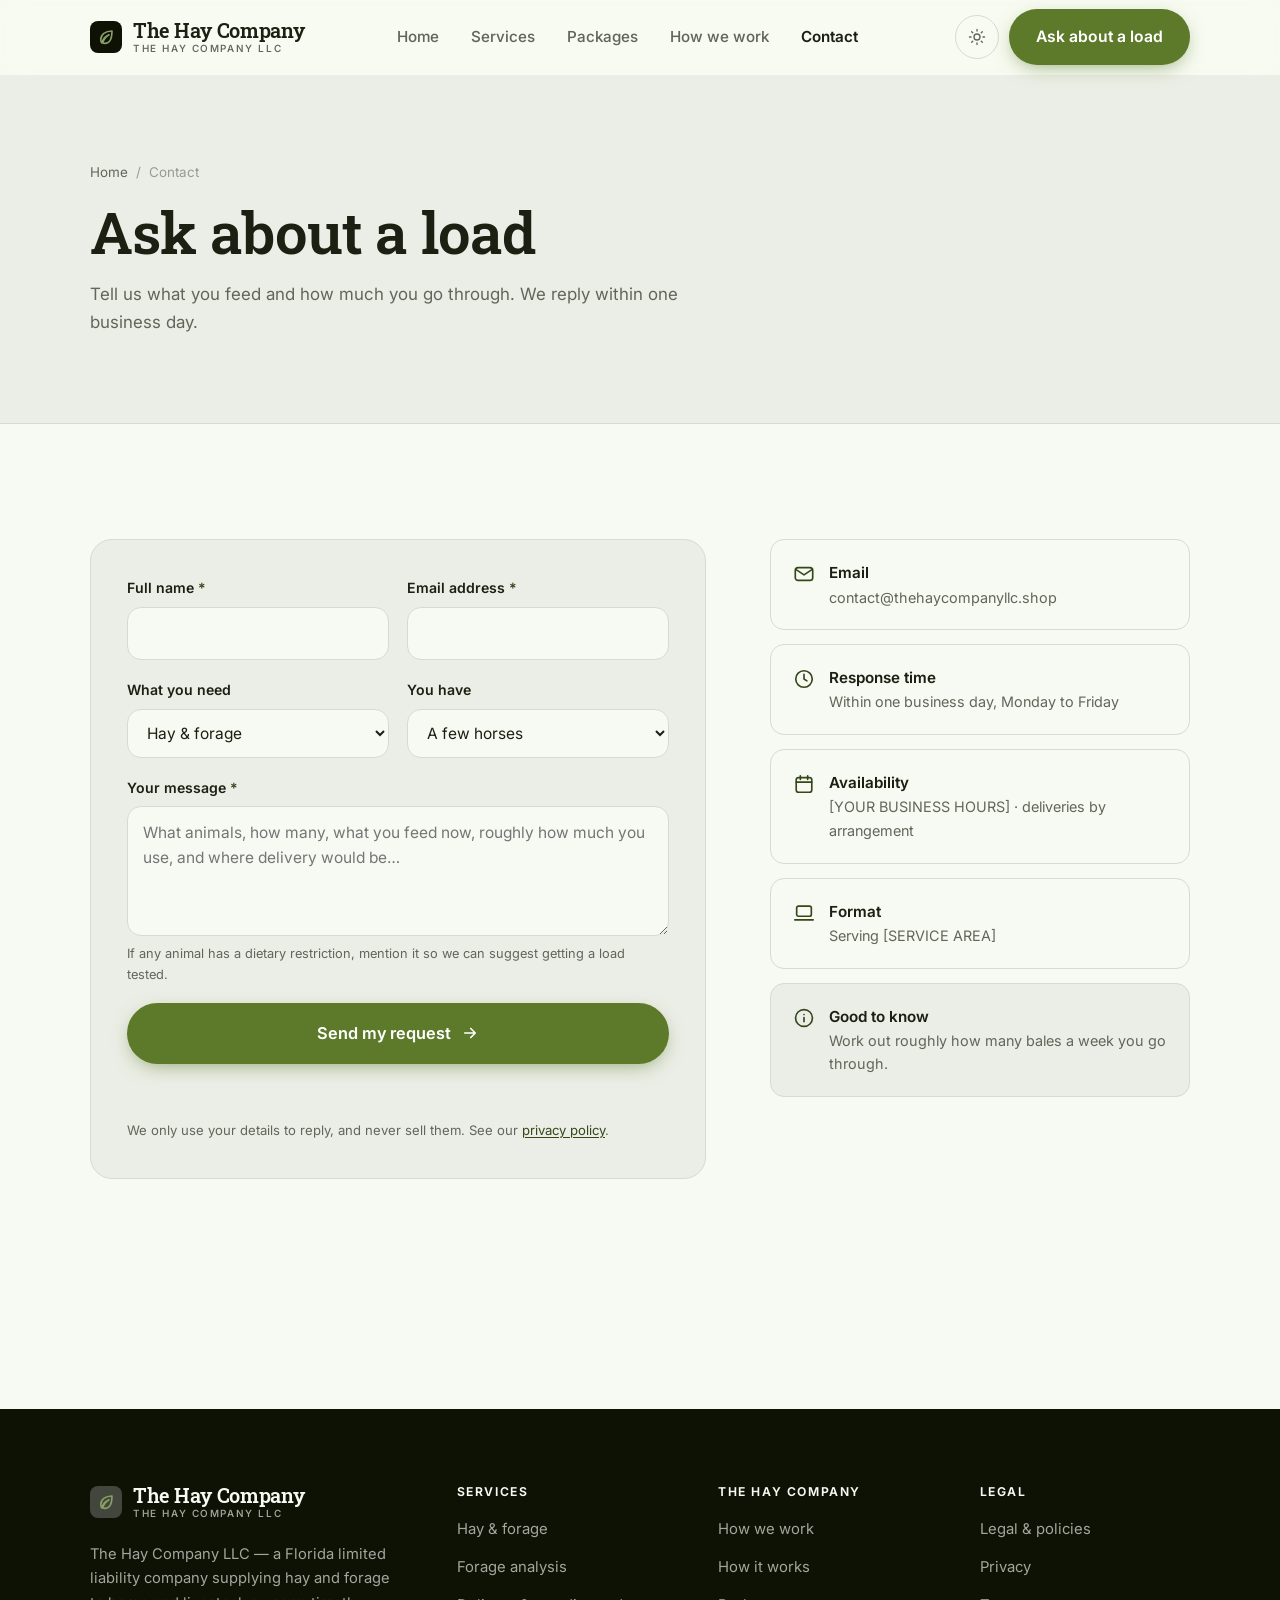
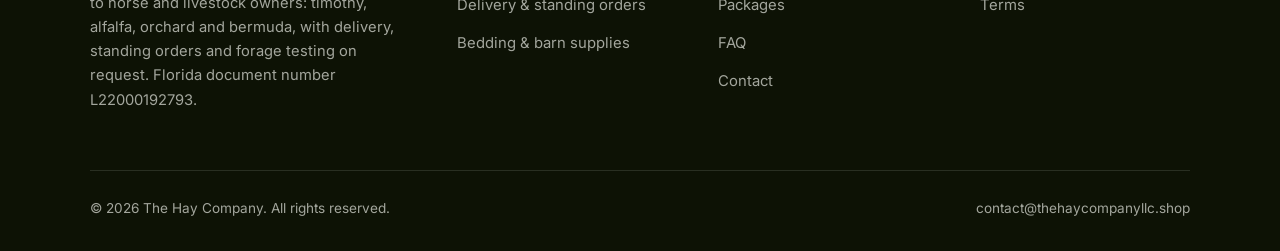
<file: contact.html>
<!DOCTYPE html>
<html lang="en" class="no-js">
<head>
<meta charset="utf-8">
<meta name="viewport" content="width=device-width, initial-scale=1">
<title>Contact — The Hay Company</title>
<meta name="description" content="Contact The Hay Company LLC about a load. We reply within one business day.">
<link rel="canonical" href="https://thehaycompanyllc.shop/contact.html">

<meta property="og:type" content="website">
<meta property="og:url" content="https://thehaycompanyllc.shop/contact.html">
<meta property="og:site_name" content="The Hay Company">
<meta property="og:locale" content="en_US">
<meta property="og:title" content="Contact — The Hay Company">
<meta property="og:description" content="Contact The Hay Company LLC about a load. We reply within one business day.">
<meta name="theme-color" content="#0d1205">

<link rel="icon" href="assets/img/favicon.svg" type="image/svg+xml">
<link rel="preconnect" href="https://fonts.googleapis.com">
<link rel="preconnect" href="https://fonts.gstatic.com" crossorigin>
<link rel="stylesheet" href="https://fonts.googleapis.com/css2?family=Roboto+Slab:wght@400;600;700&family=Inter:wght@400..700&display=swap">
<link rel="stylesheet" href="assets/css/style.css">

<!-- Thème appliqué avant le premier rendu (évite le flash) -->
<script>
document.documentElement.classList.remove('no-js');
(function(){try{var t=localStorage.getItem('site-theme');if(t){document.documentElement.setAttribute('data-theme',t);}}catch(e){}})();
</script>
</head>

<body>
<a class="skip-link" href="#main">Skip to main content</a>

<header class="site-header">
  <nav class="wrap nav" aria-label="Main navigation">
    <a class="brand" href="index.html">
      <svg class="brand__mark" viewBox="0 0 64 64" aria-hidden="true">
        <rect class="bm-bg" width="64" height="64" rx="16"/>
        <g class="bm-ic" transform="translate(14 14) scale(1.5)" fill="none" stroke-width="2.1" stroke-linecap="round" stroke-linejoin="round"><path d="M20 4c-9 0-15 4.5-15 11.5 0 2 .6 3.4 1.5 4.5C8 14 12 10.5 16 9c-4 2.5-7 6-8.5 11 1 .4 2 .5 3 .5C17 20.5 20 14 20 4z"/></g>
      </svg>
      <span>The Hay Company<span class="brand__sub">The Hay Company LLC</span></span>
    </a>

    <ul class="nav__links" id="nav-links">
      <li><a href="index.html">Home</a></li>
      <li><a href="programs.html">Services</a></li>
      <li><a href="index.html#pricing">Packages</a></li>
      <li><a href="about.html">How we work</a></li>
      <li><a href="contact.html" aria-current="page">Contact</a></li>
      <li><a class="btn btn--primary" href="contact.html">Ask about a load</a></li>
    </ul>

    <div class="nav__cta">
      <button class="theme-toggle" type="button" aria-label="Switch to dark theme">
        <svg class="icon-sun" viewBox="0 0 24 24" fill="none" stroke="currentColor" stroke-width="1.8" stroke-linecap="round" aria-hidden="true"><circle cx="12" cy="12" r="4"/><path d="M12 2v2m0 16v2M2 12h2m16 0h2M4.9 4.9l1.4 1.4m11.4 11.4 1.4 1.4M19.1 4.9l-1.4 1.4M6.3 17.7l-1.4 1.4"/></svg>
        <svg class="icon-moon" viewBox="0 0 24 24" fill="none" stroke="currentColor" stroke-width="1.8" stroke-linecap="round" stroke-linejoin="round" aria-hidden="true"><path d="M21 12.8A9 9 0 1 1 11.2 3a7 7 0 0 0 9.8 9.8z"/></svg>
      </button>
      <a class="btn btn--primary" href="contact.html">Ask about a load</a>
      <button class="nav__toggle" type="button" aria-expanded="false" aria-controls="nav-links" aria-label="Open menu">
        <svg class="icon-open" viewBox="0 0 24 24" fill="none" stroke="currentColor" stroke-width="2" stroke-linecap="round" aria-hidden="true"><path d="M3 6h18M3 12h18M3 18h18"/></svg>
        <svg class="icon-close" viewBox="0 0 24 24" fill="none" stroke="currentColor" stroke-width="2" stroke-linecap="round" aria-hidden="true"><path d="M6 6l12 12M18 6L6 18"/></svg>
      </button>
    </div>
  </nav>
</header>

<main id="main">

<section class="page-head">
  <div class="wrap">
    <nav class="breadcrumb" aria-label="Breadcrumb">
      <a href="index.html">Home</a><span>/</span><span aria-current="page">Contact</span>
    </nav>
    <h1>Ask about a load</h1>
    <p>Tell us what you feed and how much you go through. We reply within one business day.</p>
  </div>
</section>

<section class="section wrap">
  <div class="form-layout">

    <!--
      FORM: the action attribute holds a placeholder id. Create a free form at
      https://formspree.io and replace VOTRE_ID_FORMSPREE. Until then, the button
      opens the visitor's email app with a pre-filled message to contact@thehaycompanyllc.shop.
    -->
    <form class="form" id="contact-form" action="https://formspree.io/f/VOTRE_ID_FORMSPREE" method="POST"
          data-email="contact@thehaycompanyllc.shop" data-subject="Hay enquiry"
          data-msg-mail="Your email app will open with the message ready to send." data-msg-sending="Sending…"
          data-msg-ok="Thanks! Your message is on its way. We reply within one business day." data-msg-err="Sending failed. Please email us directly at">
      <div class="form__row">
        <div class="field">
          <label for="nom">Full name <span class="req" aria-hidden="true">*</span></label>
          <input type="text" id="nom" name="nom" autocomplete="name" required>
        </div>
        <div class="field">
          <label for="email">Email address <span class="req" aria-hidden="true">*</span></label>
          <input type="email" id="email" name="email" autocomplete="email" required>
        </div>
      </div>

      <div class="form__row">
        <div class="field">
          <label for="programme">What you need</label>
          <select id="programme" name="programme">
            <option>Hay &amp; forage</option>
            <option>Forage analysis</option>
            <option>Delivery &amp; standing orders</option>
            <option>Bedding &amp; barn supplies</option>
            <option>Not sure yet</option>
          </select>
        </div>
        <div class="field">
          <label for="niveau">You have</label>
          <select id="niveau" name="niveau">
            <option>A few horses</option>
            <option>A boarding barn</option>
            <option>Livestock or a farm</option>
            <option>Not sure what I need</option>
          </select>
        </div>
      </div>

      <div class="field">
        <label for="message">Your message <span class="req" aria-hidden="true">*</span></label>
        <textarea id="message" name="message" required placeholder="What animals, how many, what you feed now, roughly how much you use, and where delivery would be…"></textarea>
        <span class="field__hint">If any animal has a dietary restriction, mention it so we can suggest getting a load tested.</span>
      </div>

      <!-- Bot trap: hidden from humans -->
      <div class="visually-hidden" aria-hidden="true">
        <label for="site-web">Leave this field empty</label>
        <input type="text" id="site-web" name="_gotcha" tabindex="-1" autocomplete="off">
      </div>

      <button class="btn btn--primary btn--lg" type="submit">Send my request <svg viewBox="0 0 24 24" fill="none" stroke="currentColor" stroke-width="2.2" stroke-linecap="round" stroke-linejoin="round" aria-hidden="true"><path d="M5 12h14M13 6l6 6-6 6"/></svg></button>

      <p id="form-status" class="form__status" role="status" aria-live="polite"></p>

      <p class="form__note">
        We only use your details to reply, and never sell them. See our <a href="legal.html#privacy">privacy policy</a>.
      </p>
    </form>

    <aside class="contact-aside">
      <div class="contact-card">
        <svg viewBox="0 0 24 24" fill="none" stroke="currentColor" stroke-width="1.8" stroke-linecap="round" stroke-linejoin="round" aria-hidden="true"><rect x="2.5" y="5" width="19" height="14" rx="3"/><path d="M3 7l9 6 9-6"/></svg>
        <div><b>Email</b><a href="mailto:contact@thehaycompanyllc.shop">contact@thehaycompanyllc.shop</a></div>
      </div>
      <div class="contact-card">
        <svg viewBox="0 0 24 24" fill="none" stroke="currentColor" stroke-width="1.8" stroke-linecap="round" stroke-linejoin="round" aria-hidden="true"><circle cx="12" cy="12" r="9"/><path d="M12 7v5l3.2 2"/></svg>
        <div><b>Response time</b><span>Within one business day, Monday to Friday</span></div>
      </div>
      <div class="contact-card">
        <svg viewBox="0 0 24 24" fill="none" stroke="currentColor" stroke-width="1.8" stroke-linecap="round" stroke-linejoin="round" aria-hidden="true"><rect x="3.5" y="5" width="17" height="16" rx="2.5"/><path d="M8 3v4M16 3v4M3.5 10h17"/></svg>
        <div><b>Availability</b><span>[YOUR BUSINESS HOURS] · deliveries by arrangement</span></div>
      </div>
      <div class="contact-card">
        <svg viewBox="0 0 24 24" fill="none" stroke="currentColor" stroke-width="1.8" stroke-linecap="round" stroke-linejoin="round" aria-hidden="true"><rect x="4" y="4.5" width="16" height="11" rx="2"/><path d="M2 19.5h20"/></svg>
        <div><b>Format</b><span>Serving [SERVICE AREA]</span></div>
      </div>
      <div class="contact-card contact-card--soft">
        <svg viewBox="0 0 24 24" fill="none" stroke="currentColor" stroke-width="1.8" stroke-linecap="round" stroke-linejoin="round" aria-hidden="true"><circle cx="12" cy="12" r="9.2"/><path d="M12 16v-4.5M12 8.2v.1"/></svg>
        <div><b>Good to know</b><span>Work out roughly how many bales a week you go through.</span></div>
      </div>
    </aside>

  </div>
</section>

</main>

<footer class="site-footer">
  <div class="wrap">
    <div class="footer__grid">
      <div class="footer__brand">
        <a class="brand" href="index.html">
          <svg class="brand__mark" viewBox="0 0 64 64" aria-hidden="true">
        <rect class="bm-bg" width="64" height="64" rx="16"/>
        <g class="bm-ic" transform="translate(14 14) scale(1.5)" fill="none" stroke-width="2.1" stroke-linecap="round" stroke-linejoin="round"><path d="M20 4c-9 0-15 4.5-15 11.5 0 2 .6 3.4 1.5 4.5C8 14 12 10.5 16 9c-4 2.5-7 6-8.5 11 1 .4 2 .5 3 .5C17 20.5 20 14 20 4z"/></g>
      </svg>
          <span>The Hay Company<span class="brand__sub">The Hay Company LLC</span></span>
        </a>
        <p>The Hay Company LLC — a Florida limited liability company supplying hay and forage to horse and livestock owners: timothy, alfalfa, orchard and bermuda, with delivery, standing orders and forage testing on request. Florida document number L22000192793.</p>
      </div>

      <div class="footer__col">
        <h4>Services</h4>
        <ul>
          <li><a href="programs.html#hay">Hay &amp; forage</a></li>
          <li><a href="programs.html#testing">Forage analysis</a></li>
          <li><a href="programs.html#delivery">Delivery &amp; standing orders</a></li>
          <li><a href="programs.html#supplies">Bedding &amp; barn supplies</a></li>
        </ul>
      </div>

      <div class="footer__col">
        <h4>The Hay Company</h4>
        <ul>
          <li><a href="about.html">How we work</a></li>
          <li><a href="index.html#how-it-works">How it works</a></li>
          <li><a href="index.html#pricing">Packages</a></li>
          <li><a href="index.html#faq">FAQ</a></li>
          <li><a href="contact.html">Contact</a></li>
        </ul>
      </div>

      <div class="footer__col">
        <h4>Legal</h4>
        <ul>
          <li><a href="legal.html">Legal &amp; policies</a></li>
          <li><a href="legal.html#privacy">Privacy</a></li>
          <li><a href="legal.html#terms">Terms</a></li>
        </ul>
      </div>
    </div>

    <div class="footer__bottom">
      <p>© <span data-year>2026</span> The Hay Company. All rights reserved.</p>
      <p><a href="mailto:contact@thehaycompanyllc.shop">contact@thehaycompanyllc.shop</a></p>
    </div>
  </div>
</footer>

<script src="assets/js/main.js" defer></script>
</body>
</html>
</file>
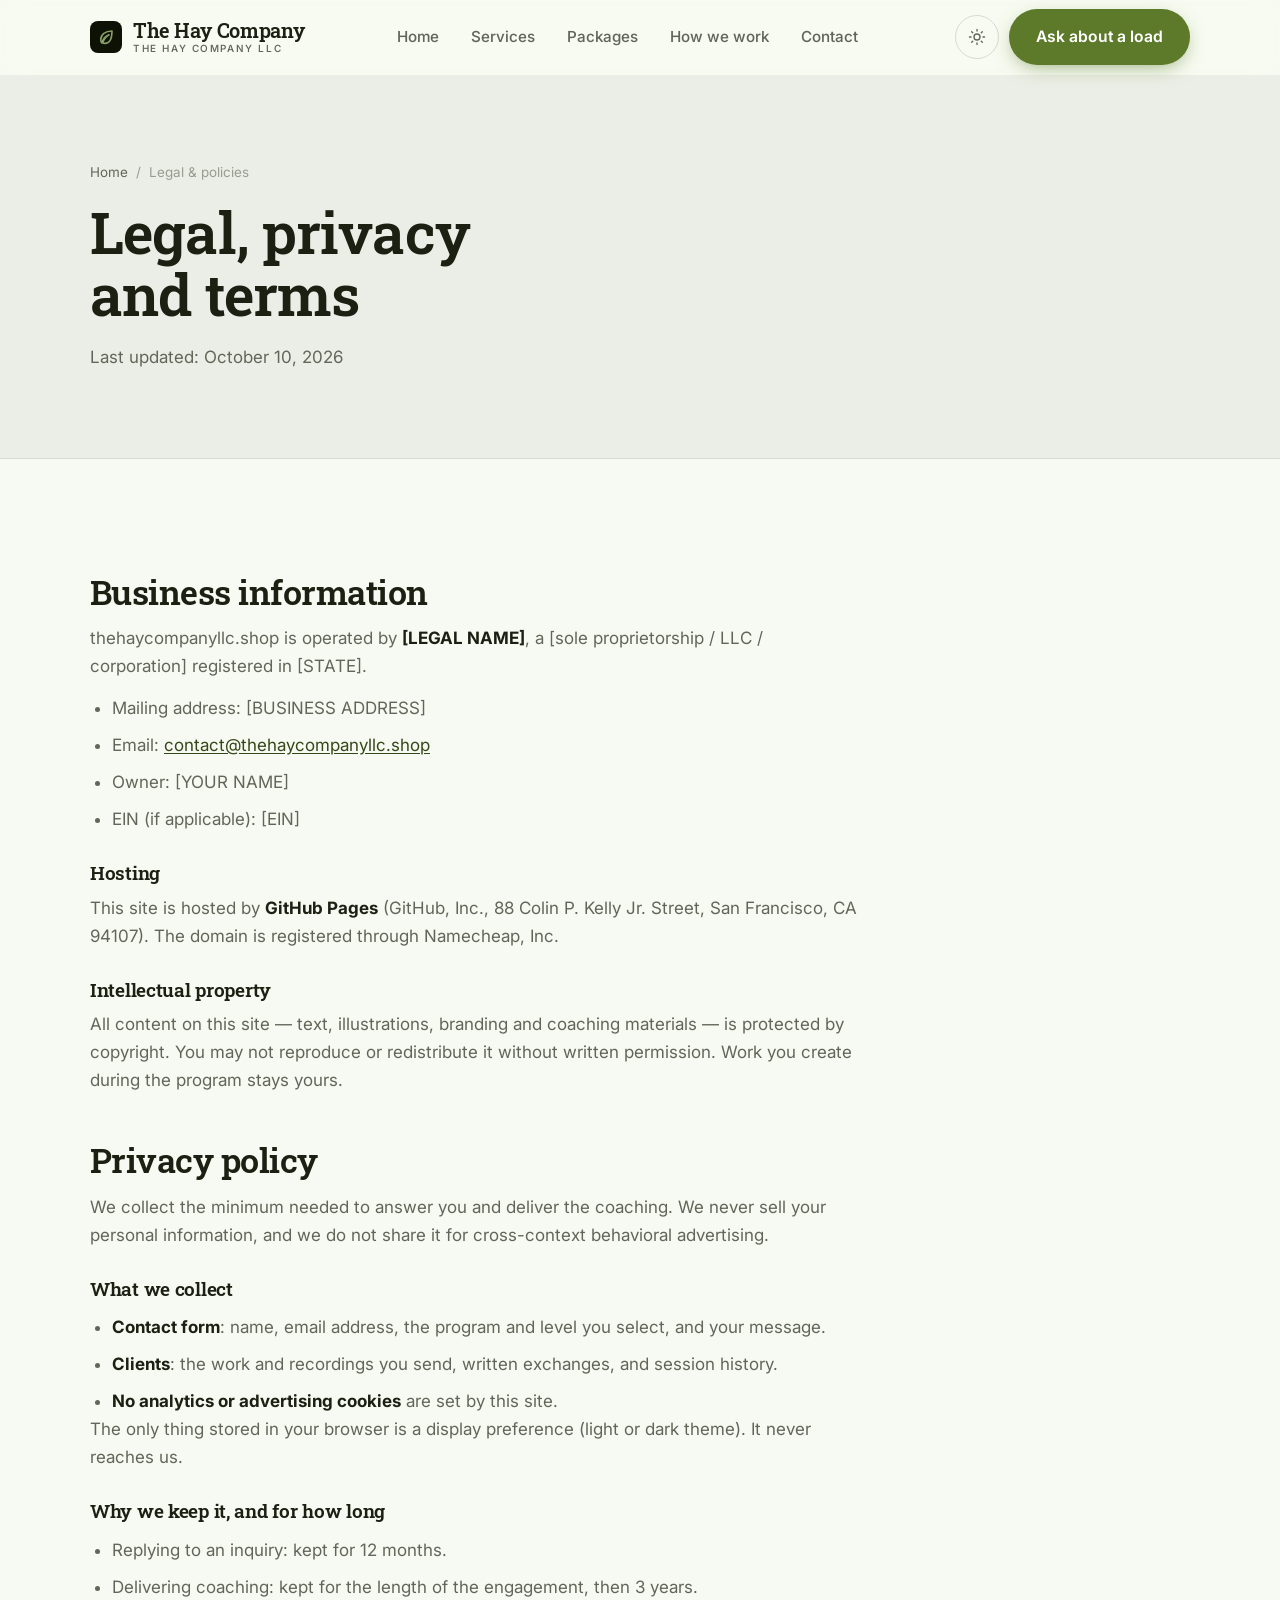
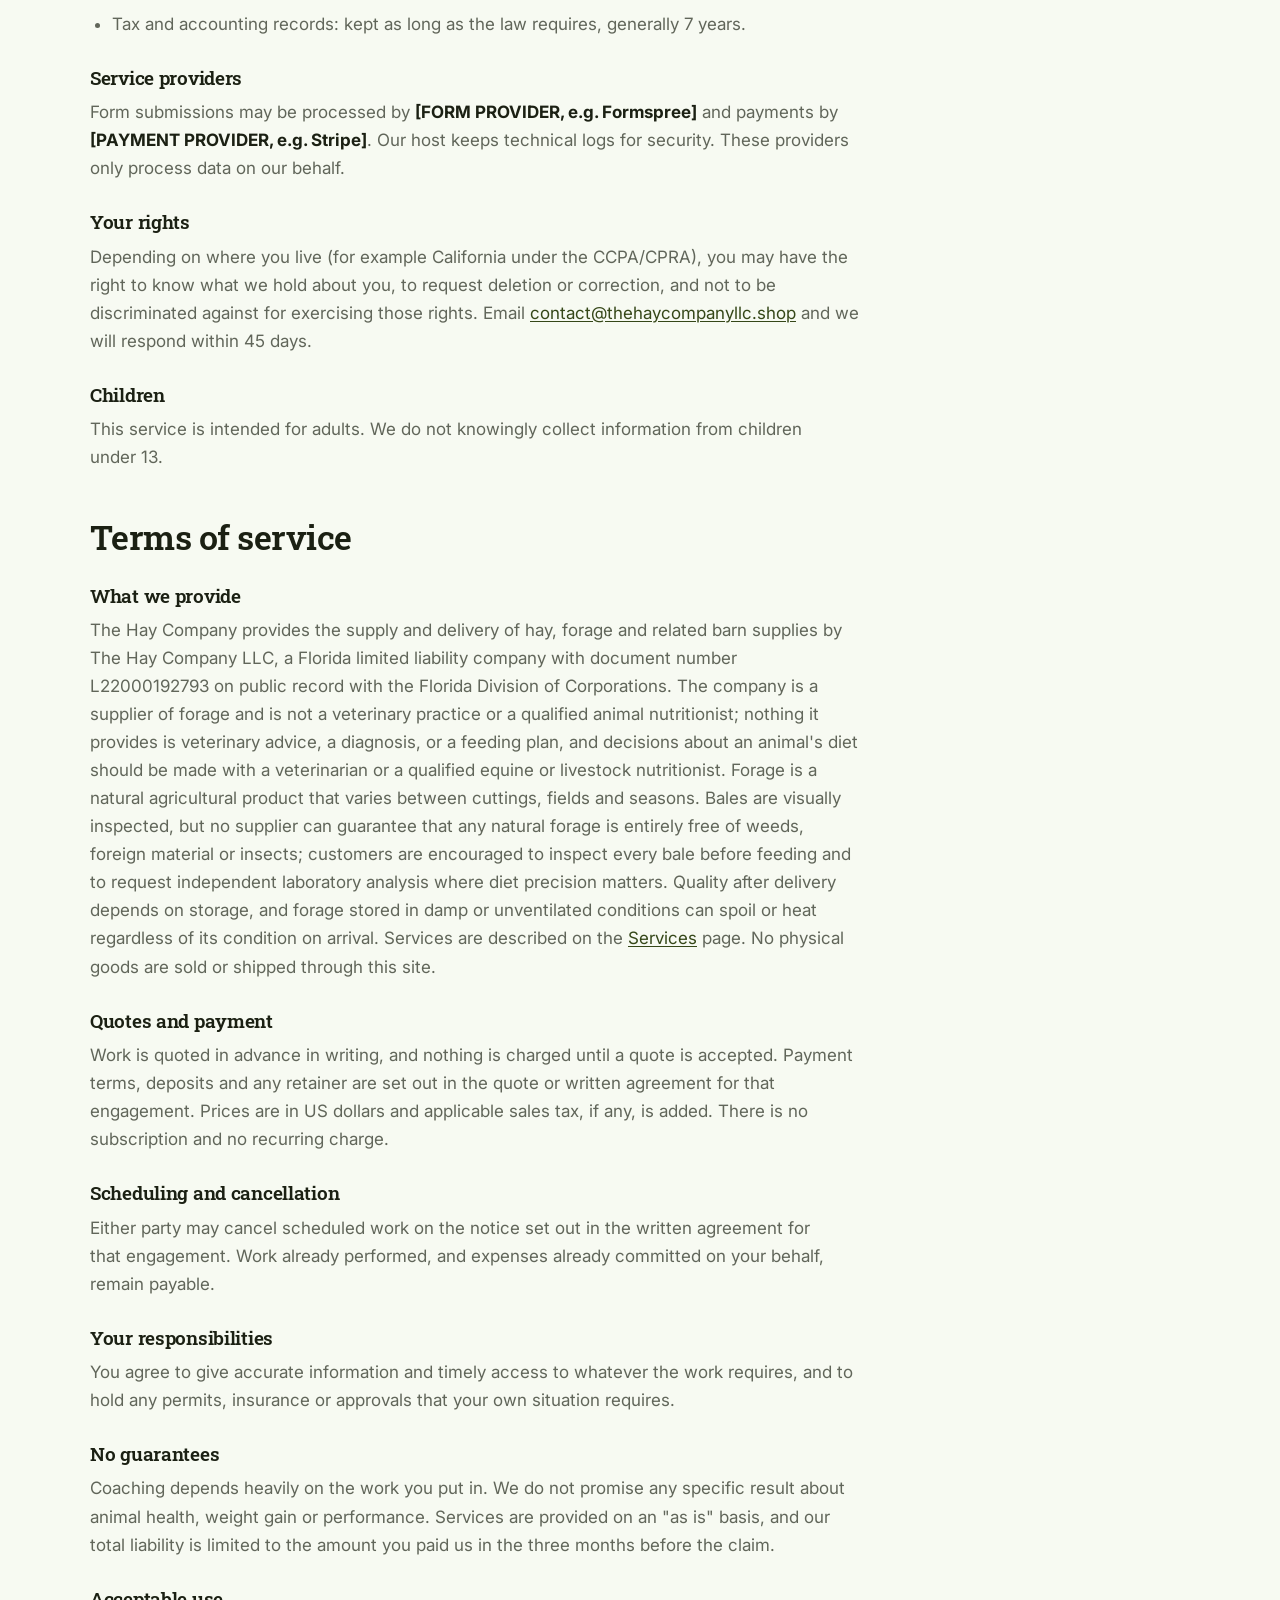
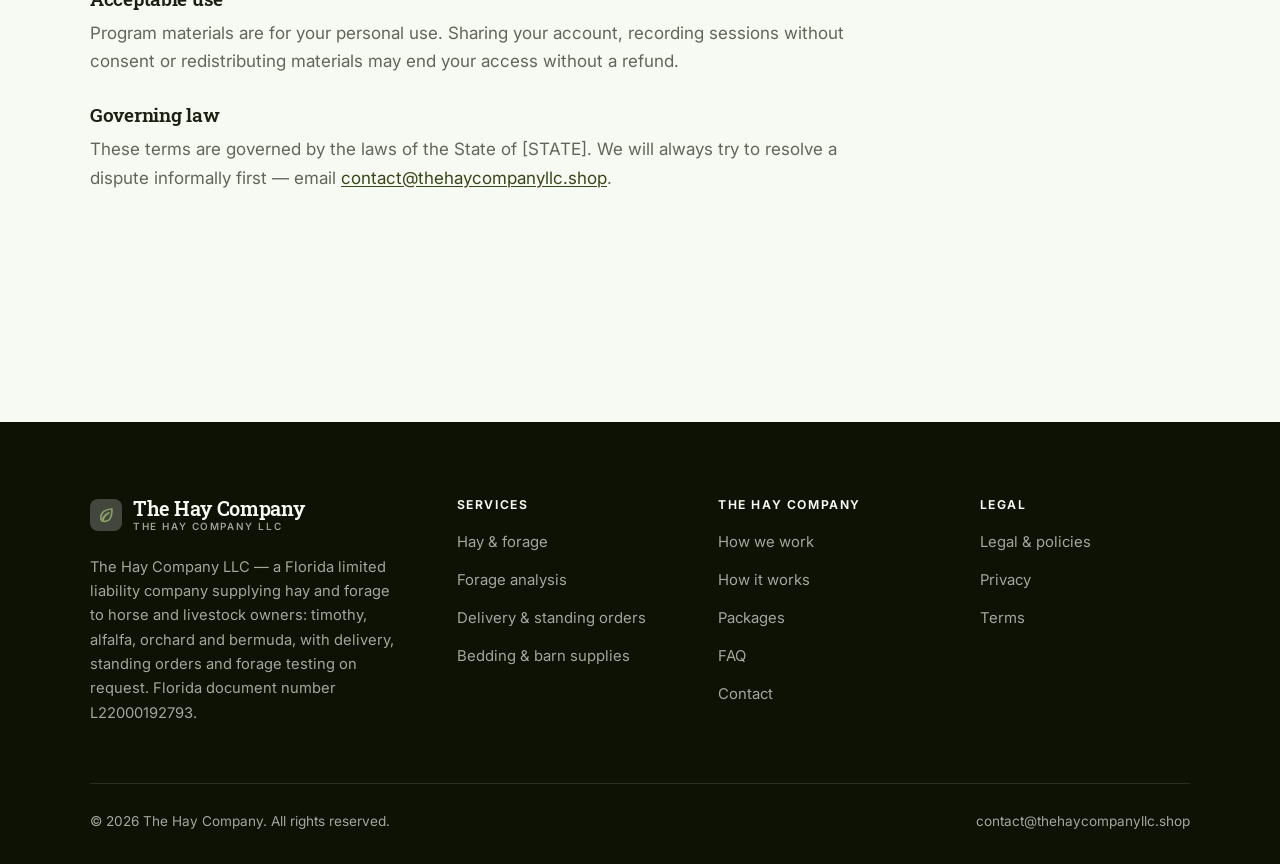
<file: legal.html>
<!DOCTYPE html>
<html lang="en" class="no-js">
<head>
<meta charset="utf-8">
<meta name="viewport" content="width=device-width, initial-scale=1">
<title>Legal, privacy and terms — The Hay Company</title>
<meta name="description" content="Business information, privacy policy and terms of service for The Hay Company.">
<meta name="robots" content="noindex">

<meta property="og:type" content="website">
<meta property="og:url" content="https://thehaycompanyllc.shop/legal.html">
<meta property="og:site_name" content="The Hay Company">
<meta property="og:locale" content="en_US">
<meta property="og:title" content="Legal, privacy and terms — The Hay Company">
<meta property="og:description" content="Business information, privacy policy and terms of service for The Hay Company.">
<meta name="theme-color" content="#0d1205">

<link rel="icon" href="assets/img/favicon.svg" type="image/svg+xml">
<link rel="preconnect" href="https://fonts.googleapis.com">
<link rel="preconnect" href="https://fonts.gstatic.com" crossorigin>
<link rel="stylesheet" href="https://fonts.googleapis.com/css2?family=Roboto+Slab:wght@400;600;700&family=Inter:wght@400..700&display=swap">
<link rel="stylesheet" href="assets/css/style.css">

<!-- Thème appliqué avant le premier rendu (évite le flash) -->
<script>
document.documentElement.classList.remove('no-js');
(function(){try{var t=localStorage.getItem('site-theme');if(t){document.documentElement.setAttribute('data-theme',t);}}catch(e){}})();
</script>
</head>

<body>
<a class="skip-link" href="#main">Skip to main content</a>

<header class="site-header">
  <nav class="wrap nav" aria-label="Main navigation">
    <a class="brand" href="index.html">
      <svg class="brand__mark" viewBox="0 0 64 64" aria-hidden="true">
        <rect class="bm-bg" width="64" height="64" rx="16"/>
        <g class="bm-ic" transform="translate(14 14) scale(1.5)" fill="none" stroke-width="2.1" stroke-linecap="round" stroke-linejoin="round"><path d="M20 4c-9 0-15 4.5-15 11.5 0 2 .6 3.4 1.5 4.5C8 14 12 10.5 16 9c-4 2.5-7 6-8.5 11 1 .4 2 .5 3 .5C17 20.5 20 14 20 4z"/></g>
      </svg>
      <span>The Hay Company<span class="brand__sub">The Hay Company LLC</span></span>
    </a>

    <ul class="nav__links" id="nav-links">
      <li><a href="index.html">Home</a></li>
      <li><a href="programs.html">Services</a></li>
      <li><a href="index.html#pricing">Packages</a></li>
      <li><a href="about.html">How we work</a></li>
      <li><a href="contact.html">Contact</a></li>
      <li><a class="btn btn--primary" href="contact.html">Ask about a load</a></li>
    </ul>

    <div class="nav__cta">
      <button class="theme-toggle" type="button" aria-label="Switch to dark theme">
        <svg class="icon-sun" viewBox="0 0 24 24" fill="none" stroke="currentColor" stroke-width="1.8" stroke-linecap="round" aria-hidden="true"><circle cx="12" cy="12" r="4"/><path d="M12 2v2m0 16v2M2 12h2m16 0h2M4.9 4.9l1.4 1.4m11.4 11.4 1.4 1.4M19.1 4.9l-1.4 1.4M6.3 17.7l-1.4 1.4"/></svg>
        <svg class="icon-moon" viewBox="0 0 24 24" fill="none" stroke="currentColor" stroke-width="1.8" stroke-linecap="round" stroke-linejoin="round" aria-hidden="true"><path d="M21 12.8A9 9 0 1 1 11.2 3a7 7 0 0 0 9.8 9.8z"/></svg>
      </button>
      <a class="btn btn--primary" href="contact.html">Ask about a load</a>
      <button class="nav__toggle" type="button" aria-expanded="false" aria-controls="nav-links" aria-label="Open menu">
        <svg class="icon-open" viewBox="0 0 24 24" fill="none" stroke="currentColor" stroke-width="2" stroke-linecap="round" aria-hidden="true"><path d="M3 6h18M3 12h18M3 18h18"/></svg>
        <svg class="icon-close" viewBox="0 0 24 24" fill="none" stroke="currentColor" stroke-width="2" stroke-linecap="round" aria-hidden="true"><path d="M6 6l12 12M18 6L6 18"/></svg>
      </button>
    </div>
  </nav>
</header>

<main id="main">

<section class="page-head">
  <div class="wrap">
    <nav class="breadcrumb" aria-label="Breadcrumb">
      <a href="index.html">Home</a><span>/</span><span aria-current="page">Legal &amp; policies</span>
    </nav>
    <h1>Legal, privacy and terms</h1>
    <p>Last updated: <time datetime="2026-10-10">October 10, 2026</time></p>
  </div>
</section>

<section class="section wrap">
  <div class="prose">

    <!--
      TO DO: this is a skeleton, not legal advice. Replace every [BRACKET] with
      your real details before selling, and have a lawyer review it if you can.
      Consumer protection rules differ by state.
    -->

    <h2 id="business">Business information</h2>
    <p>
      thehaycompanyllc.shop is operated by <strong>[LEGAL NAME]</strong>, a [sole proprietorship / LLC / corporation]
      registered in [STATE].
    </p>
    <ul>
      <li>Mailing address: [BUSINESS ADDRESS]</li>
      <li>Email: <a href="mailto:contact@thehaycompanyllc.shop">contact@thehaycompanyllc.shop</a></li>
      <li>Owner: [YOUR NAME]</li>
      <li>EIN (if applicable): [EIN]</li>
    </ul>

    <h3>Hosting</h3>
    <p>
      This site is hosted by <strong>GitHub Pages</strong> (GitHub, Inc., 88 Colin P. Kelly Jr. Street,
      San Francisco, CA 94107). The domain is registered through Namecheap, Inc.
    </p>

    <h3>Intellectual property</h3>
    <p>
      All content on this site — text, illustrations, branding and coaching materials — is protected by
      copyright. You may not reproduce or redistribute it without written permission. Work you create during
      the program stays yours.
    </p>

    <h2 id="privacy">Privacy policy</h2>
    <p>
      We collect the minimum needed to answer you and deliver the coaching. We never sell your personal
      information, and we do not share it for cross-context behavioral advertising.
    </p>
    <h3>What we collect</h3>
    <ul>
      <li><strong>Contact form</strong>: name, email address, the program and level you select, and your message.</li>
      <li><strong>Clients</strong>: the work and recordings you send, written exchanges, and session history.</li>
      <li><strong>No analytics or advertising cookies</strong> are set by this site.</li>
    </ul>
    <p>
      The only thing stored in your browser is a display preference (light or dark theme). It never reaches us.
    </p>
    <h3>Why we keep it, and for how long</h3>
    <ul>
      <li>Replying to an inquiry: kept for 12 months.</li>
      <li>Delivering coaching: kept for the length of the engagement, then 3 years.</li>
      <li>Tax and accounting records: kept as long as the law requires, generally 7 years.</li>
    </ul>
    <h3>Service providers</h3>
    <p>
      Form submissions may be processed by <strong>[FORM PROVIDER, e.g. Formspree]</strong> and payments by
      <strong>[PAYMENT PROVIDER, e.g. Stripe]</strong>. Our host keeps technical logs for security. These
      providers only process data on our behalf.
    </p>
    <h3>Your rights</h3>
    <p>
      Depending on where you live (for example California under the CCPA/CPRA), you may have the right to
      know what we hold about you, to request deletion or correction, and not to be discriminated against for
      exercising those rights. Email <a href="mailto:contact@thehaycompanyllc.shop">contact@thehaycompanyllc.shop</a> and we will respond within 45 days.
    </p>
    <h3>Children</h3>
    <p>
      This service is intended for adults. We do not knowingly collect information from children under 13.
    </p>

    <h2 id="terms">Terms of service</h2>
    <h3>What we provide</h3>
    <p>
      The Hay Company provides the supply and delivery of hay, forage and related barn supplies by The Hay Company LLC, a Florida limited liability company with document number L22000192793 on public record with the Florida Division of Corporations. The company is a supplier of forage and is not a veterinary practice or a qualified animal nutritionist; nothing it provides is veterinary advice, a diagnosis, or a feeding plan, and decisions about an animal's diet should be made with a veterinarian or a qualified equine or livestock nutritionist. Forage is a natural agricultural product that varies between cuttings, fields and seasons. Bales are visually inspected, but no supplier can guarantee that any natural forage is entirely free of weeds, foreign material or insects; customers are encouraged to inspect every bale before feeding and to request independent laboratory analysis where diet precision matters. Quality after delivery depends on storage, and forage stored in damp or unventilated conditions can spoil or heat regardless of its condition on arrival. Services are described on the
      <a href="programs.html">Services</a> page. No physical goods are sold or shipped through this site.
    </p>
    <h3>Quotes and payment</h3>
    <p>
      Work is quoted in advance in writing, and nothing is charged until a quote is accepted. Payment terms,
      deposits and any retainer are set out in the quote or written agreement for that engagement. Prices are in
      US dollars and applicable sales tax, if any, is added. There is no subscription and no recurring charge.
    </p>
    <h3>Scheduling and cancellation</h3>
    <p>
      Either party may cancel scheduled work on the notice set out in the written agreement for that engagement.
      Work already performed, and expenses already committed on your behalf, remain payable.
    </p>
    <h3>Your responsibilities</h3>
    <p>
      You agree to give accurate information and timely access to whatever the work requires, and to hold any
      permits, insurance or approvals that your own situation requires.
    </p>

    <h3>No guarantees</h3>
    <p>
      Coaching depends heavily on the work you put in. We do not promise any specific result
      about animal health, weight gain or performance. Services are provided on an "as is" basis, and our total
      liability is limited to the amount you paid us in the three months before the claim.
    </p>
    <h3>Acceptable use</h3>
    <p>
      Program materials are for your personal use. Sharing your account, recording sessions without consent
      or redistributing materials may end your access without a refund.
    </p>
    <h3>Governing law</h3>
    <p>
      These terms are governed by the laws of the State of [STATE]. We will always try to resolve a dispute
      informally first — email <a href="mailto:contact@thehaycompanyllc.shop">contact@thehaycompanyllc.shop</a>.
    </p>

  </div>
</section>

</main>

<footer class="site-footer">
  <div class="wrap">
    <div class="footer__grid">
      <div class="footer__brand">
        <a class="brand" href="index.html">
          <svg class="brand__mark" viewBox="0 0 64 64" aria-hidden="true">
        <rect class="bm-bg" width="64" height="64" rx="16"/>
        <g class="bm-ic" transform="translate(14 14) scale(1.5)" fill="none" stroke-width="2.1" stroke-linecap="round" stroke-linejoin="round"><path d="M20 4c-9 0-15 4.5-15 11.5 0 2 .6 3.4 1.5 4.5C8 14 12 10.5 16 9c-4 2.5-7 6-8.5 11 1 .4 2 .5 3 .5C17 20.5 20 14 20 4z"/></g>
      </svg>
          <span>The Hay Company<span class="brand__sub">The Hay Company LLC</span></span>
        </a>
        <p>The Hay Company LLC — a Florida limited liability company supplying hay and forage to horse and livestock owners: timothy, alfalfa, orchard and bermuda, with delivery, standing orders and forage testing on request. Florida document number L22000192793.</p>
      </div>

      <div class="footer__col">
        <h4>Services</h4>
        <ul>
          <li><a href="programs.html#hay">Hay &amp; forage</a></li>
          <li><a href="programs.html#testing">Forage analysis</a></li>
          <li><a href="programs.html#delivery">Delivery &amp; standing orders</a></li>
          <li><a href="programs.html#supplies">Bedding &amp; barn supplies</a></li>
        </ul>
      </div>

      <div class="footer__col">
        <h4>The Hay Company</h4>
        <ul>
          <li><a href="about.html">How we work</a></li>
          <li><a href="index.html#how-it-works">How it works</a></li>
          <li><a href="index.html#pricing">Packages</a></li>
          <li><a href="index.html#faq">FAQ</a></li>
          <li><a href="contact.html">Contact</a></li>
        </ul>
      </div>

      <div class="footer__col">
        <h4>Legal</h4>
        <ul>
          <li><a href="legal.html">Legal &amp; policies</a></li>
          <li><a href="legal.html#privacy">Privacy</a></li>
          <li><a href="legal.html#terms">Terms</a></li>
        </ul>
      </div>
    </div>

    <div class="footer__bottom">
      <p>© <span data-year>2026</span> The Hay Company. All rights reserved.</p>
      <p><a href="mailto:contact@thehaycompanyllc.shop">contact@thehaycompanyllc.shop</a></p>
    </div>
  </div>
</footer>

<script src="assets/js/main.js" defer></script>
</body>
</html>
</file>
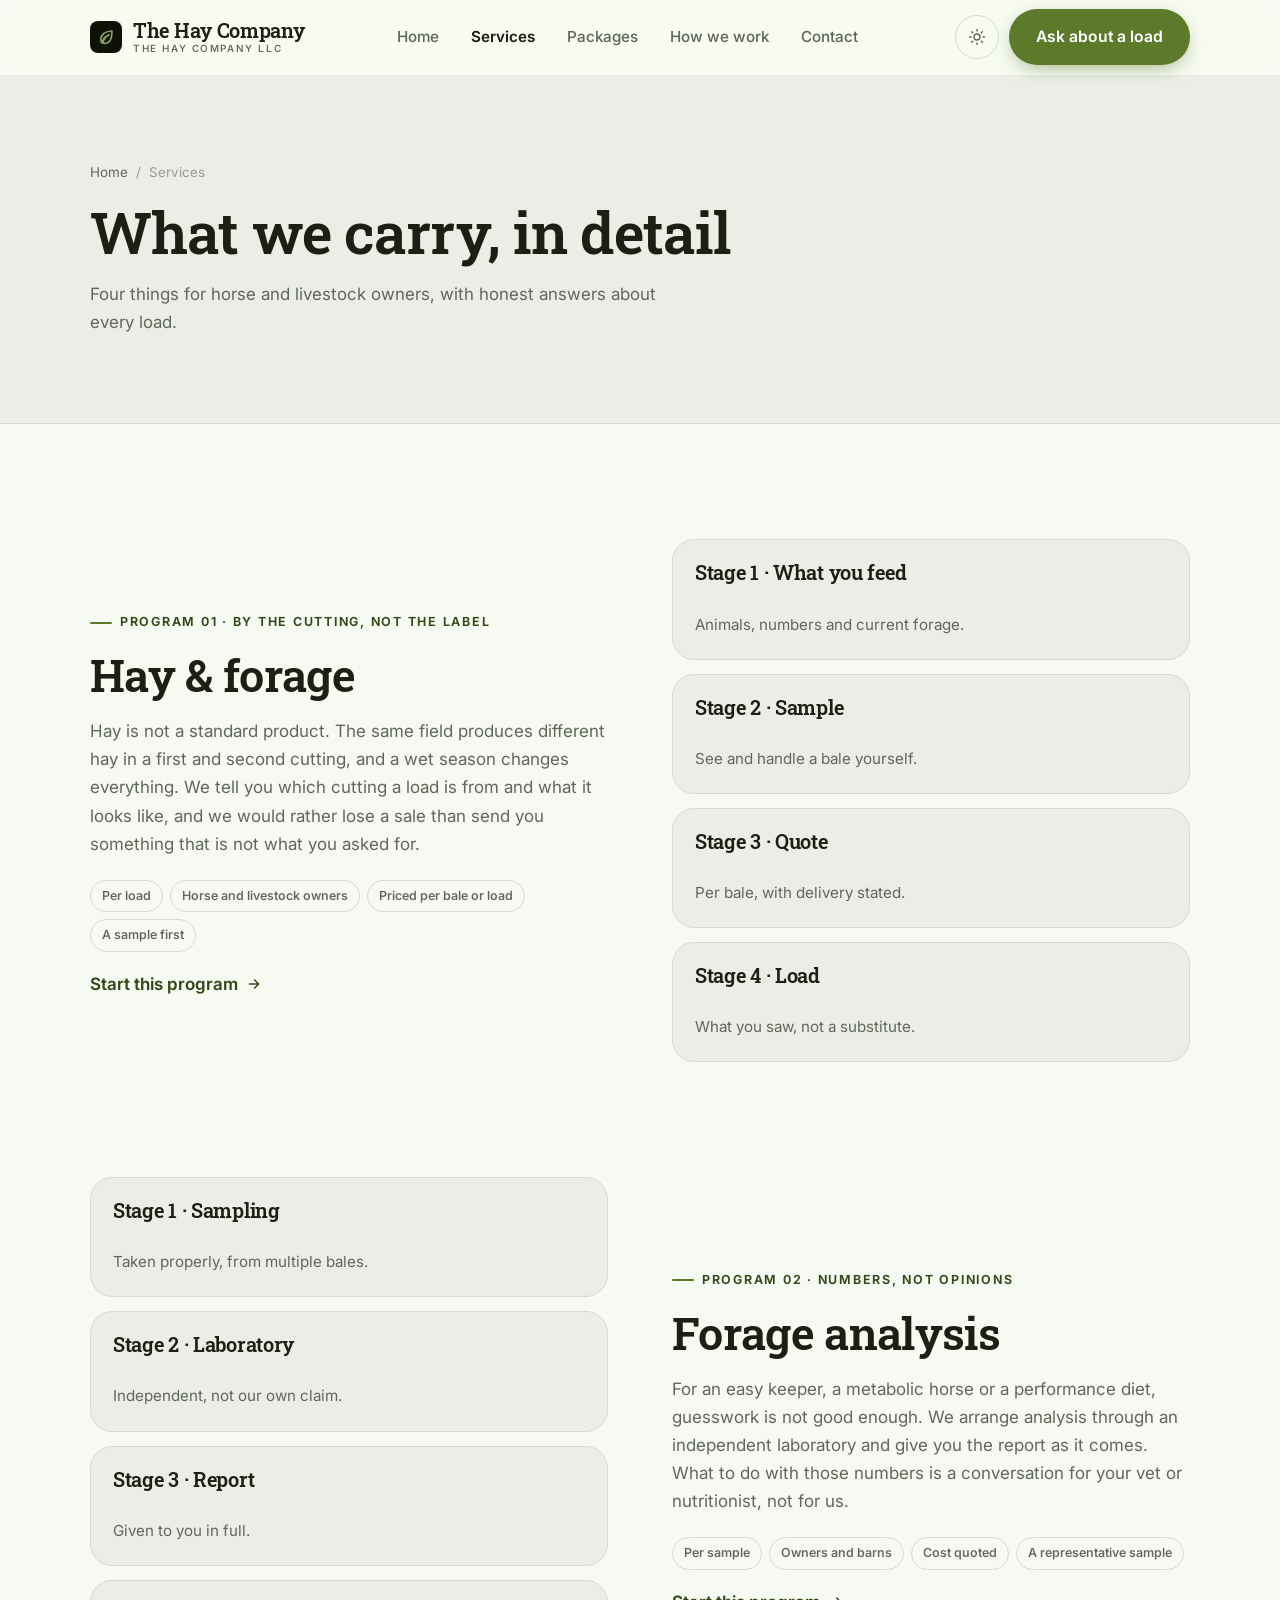
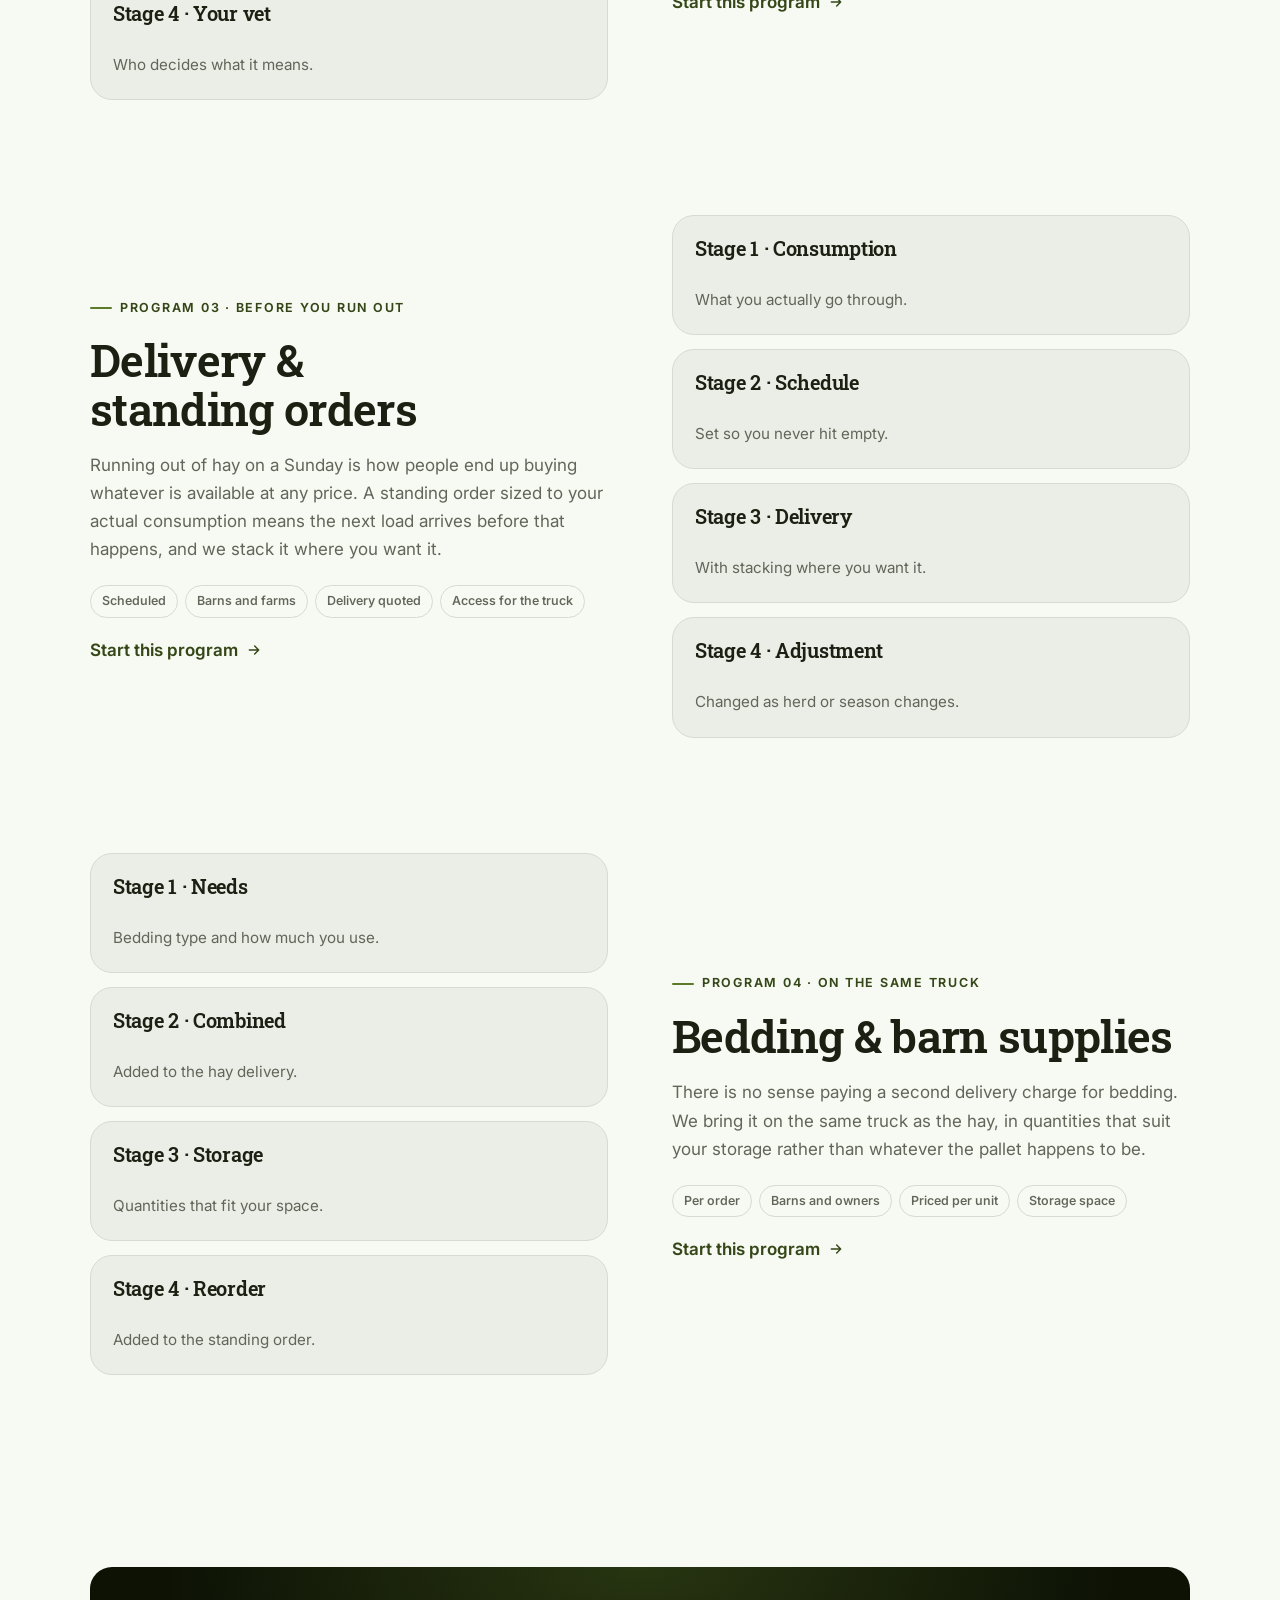
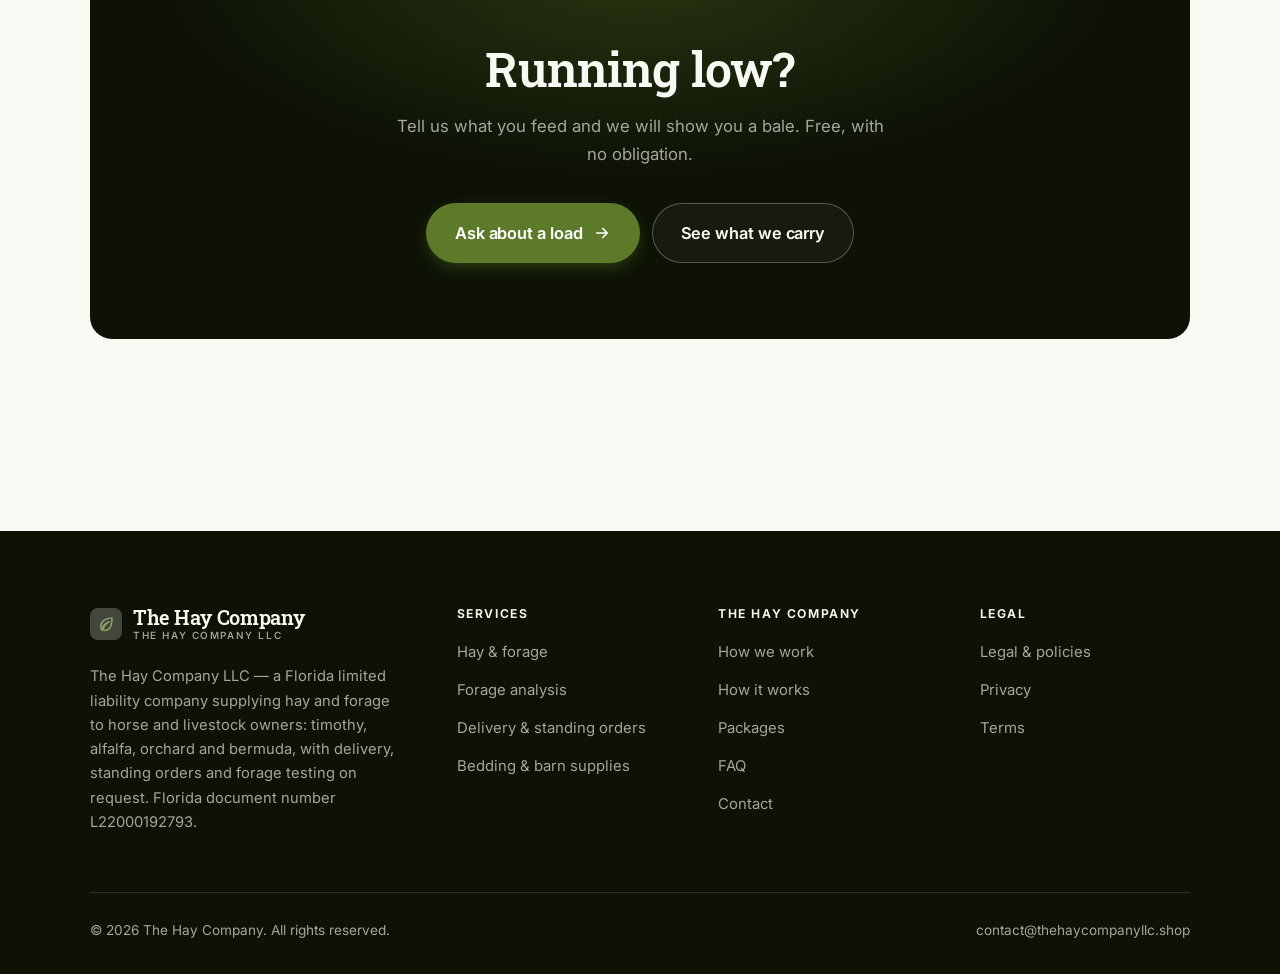
<file: programs.html>
<!DOCTYPE html>
<html lang="en" class="no-js">
<head>
<meta charset="utf-8">
<meta name="viewport" content="width=device-width, initial-scale=1">
<title>Services — The Hay Company</title>
<meta name="description" content="What The Hay Company LLC supplies: hay and forage, forage analysis, delivery and standing orders, and bedding and barn supplies.">
<link rel="canonical" href="https://thehaycompanyllc.shop/programs.html">

<meta property="og:type" content="website">
<meta property="og:url" content="https://thehaycompanyllc.shop/programs.html">
<meta property="og:site_name" content="The Hay Company">
<meta property="og:locale" content="en_US">
<meta property="og:title" content="Services — The Hay Company">
<meta property="og:description" content="What The Hay Company LLC supplies: hay and forage, forage analysis, delivery and standing orders, and bedding and barn supplies.">
<meta name="theme-color" content="#0d1205">

<link rel="icon" href="assets/img/favicon.svg" type="image/svg+xml">
<link rel="preconnect" href="https://fonts.googleapis.com">
<link rel="preconnect" href="https://fonts.gstatic.com" crossorigin>
<link rel="stylesheet" href="https://fonts.googleapis.com/css2?family=Roboto+Slab:wght@400;600;700&family=Inter:wght@400..700&display=swap">
<link rel="stylesheet" href="assets/css/style.css">

<!-- Thème appliqué avant le premier rendu (évite le flash) -->
<script>
document.documentElement.classList.remove('no-js');
(function(){try{var t=localStorage.getItem('site-theme');if(t){document.documentElement.setAttribute('data-theme',t);}}catch(e){}})();
</script>
</head>

<body>
<a class="skip-link" href="#main">Skip to main content</a>

<header class="site-header">
  <nav class="wrap nav" aria-label="Main navigation">
    <a class="brand" href="index.html">
      <svg class="brand__mark" viewBox="0 0 64 64" aria-hidden="true">
        <rect class="bm-bg" width="64" height="64" rx="16"/>
        <g class="bm-ic" transform="translate(14 14) scale(1.5)" fill="none" stroke-width="2.1" stroke-linecap="round" stroke-linejoin="round"><path d="M20 4c-9 0-15 4.5-15 11.5 0 2 .6 3.4 1.5 4.5C8 14 12 10.5 16 9c-4 2.5-7 6-8.5 11 1 .4 2 .5 3 .5C17 20.5 20 14 20 4z"/></g>
      </svg>
      <span>The Hay Company<span class="brand__sub">The Hay Company LLC</span></span>
    </a>

    <ul class="nav__links" id="nav-links">
      <li><a href="index.html">Home</a></li>
      <li><a href="programs.html" aria-current="page">Services</a></li>
      <li><a href="index.html#pricing">Packages</a></li>
      <li><a href="about.html">How we work</a></li>
      <li><a href="contact.html">Contact</a></li>
      <li><a class="btn btn--primary" href="contact.html">Ask about a load</a></li>
    </ul>

    <div class="nav__cta">
      <button class="theme-toggle" type="button" aria-label="Switch to dark theme">
        <svg class="icon-sun" viewBox="0 0 24 24" fill="none" stroke="currentColor" stroke-width="1.8" stroke-linecap="round" aria-hidden="true"><circle cx="12" cy="12" r="4"/><path d="M12 2v2m0 16v2M2 12h2m16 0h2M4.9 4.9l1.4 1.4m11.4 11.4 1.4 1.4M19.1 4.9l-1.4 1.4M6.3 17.7l-1.4 1.4"/></svg>
        <svg class="icon-moon" viewBox="0 0 24 24" fill="none" stroke="currentColor" stroke-width="1.8" stroke-linecap="round" stroke-linejoin="round" aria-hidden="true"><path d="M21 12.8A9 9 0 1 1 11.2 3a7 7 0 0 0 9.8 9.8z"/></svg>
      </button>
      <a class="btn btn--primary" href="contact.html">Ask about a load</a>
      <button class="nav__toggle" type="button" aria-expanded="false" aria-controls="nav-links" aria-label="Open menu">
        <svg class="icon-open" viewBox="0 0 24 24" fill="none" stroke="currentColor" stroke-width="2" stroke-linecap="round" aria-hidden="true"><path d="M3 6h18M3 12h18M3 18h18"/></svg>
        <svg class="icon-close" viewBox="0 0 24 24" fill="none" stroke="currentColor" stroke-width="2" stroke-linecap="round" aria-hidden="true"><path d="M6 6l12 12M18 6L6 18"/></svg>
      </button>
    </div>
  </nav>
</header>

<main id="main">

<section class="page-head">
  <div class="wrap">
    <nav class="breadcrumb" aria-label="Breadcrumb">
      <a href="index.html">Home</a><span>/</span><span aria-current="page">Services</span>
    </nav>
    <h1>What we carry, in detail</h1>
    <p>Four things for horse and livestock owners, with honest answers about every load.</p>
  </div>
</section>

<section class="section wrap" id="hay">
  <div class="split reveal">
    <div>
      <span class="eyebrow">Program 01 · By the cutting, not the label</span>
      <h2>Hay &amp; forage</h2>
      <p>Hay is not a standard product. The same field produces different hay in a first and second cutting, and a wet season changes everything. We tell you which cutting a load is from and what it looks like, and we would rather lose a sale than send you something that is not what you asked for.</p>
      <ul class="tags"><li>Per load</li><li>Horse and livestock owners</li><li>Priced per bale or load</li><li>A sample first</li></ul>
      <p><a class="arrow-link" href="contact.html">Start this program <svg viewBox="0 0 24 24" fill="none" stroke="currentColor" stroke-width="2.2" stroke-linecap="round" stroke-linejoin="round" aria-hidden="true"><path d="M5 12h14M13 6l6 6-6 6"/></svg></a></p>
    </div>
    <div class="grid grid--2 grid--tight">
      <article class="card card--sm">
        <h3>Stage 1 · What you feed</h3>
        <p>Animals, numbers and current forage.</p>
      </article>
      <article class="card card--sm">
        <h3>Stage 2 · Sample</h3>
        <p>See and handle a bale yourself.</p>
      </article>
      <article class="card card--sm">
        <h3>Stage 3 · Quote</h3>
        <p>Per bale, with delivery stated.</p>
      </article>
      <article class="card card--sm">
        <h3>Stage 4 · Load</h3>
        <p>What you saw, not a substitute.</p>
      </article>
    </div>
  </div>
</section>

<section class="section section--flush wrap" id="testing">
  <div class="split reveal">
    <div class="grid grid--2 grid--tight">
      <article class="card card--sm">
        <h3>Stage 1 · Sampling</h3>
        <p>Taken properly, from multiple bales.</p>
      </article>
      <article class="card card--sm">
        <h3>Stage 2 · Laboratory</h3>
        <p>Independent, not our own claim.</p>
      </article>
      <article class="card card--sm">
        <h3>Stage 3 · Report</h3>
        <p>Given to you in full.</p>
      </article>
      <article class="card card--sm">
        <h3>Stage 4 · Your vet</h3>
        <p>Who decides what it means.</p>
      </article>
    </div>
    <div>
      <span class="eyebrow">Program 02 · Numbers, not opinions</span>
      <h2>Forage analysis</h2>
      <p>For an easy keeper, a metabolic horse or a performance diet, guesswork is not good enough. We arrange analysis through an independent laboratory and give you the report as it comes. What to do with those numbers is a conversation for your vet or nutritionist, not for us.</p>
      <ul class="tags"><li>Per sample</li><li>Owners and barns</li><li>Cost quoted</li><li>A representative sample</li></ul>
      <p><a class="arrow-link" href="contact.html">Start this program <svg viewBox="0 0 24 24" fill="none" stroke="currentColor" stroke-width="2.2" stroke-linecap="round" stroke-linejoin="round" aria-hidden="true"><path d="M5 12h14M13 6l6 6-6 6"/></svg></a></p>
    </div>
  </div>
</section>

<section class="section section--flush wrap" id="delivery">
  <div class="split reveal">
    <div>
      <span class="eyebrow">Program 03 · Before you run out</span>
      <h2>Delivery &amp; standing orders</h2>
      <p>Running out of hay on a Sunday is how people end up buying whatever is available at any price. A standing order sized to your actual consumption means the next load arrives before that happens, and we stack it where you want it.</p>
      <ul class="tags"><li>Scheduled</li><li>Barns and farms</li><li>Delivery quoted</li><li>Access for the truck</li></ul>
      <p><a class="arrow-link" href="contact.html">Start this program <svg viewBox="0 0 24 24" fill="none" stroke="currentColor" stroke-width="2.2" stroke-linecap="round" stroke-linejoin="round" aria-hidden="true"><path d="M5 12h14M13 6l6 6-6 6"/></svg></a></p>
    </div>
    <div class="grid grid--2 grid--tight">
      <article class="card card--sm">
        <h3>Stage 1 · Consumption</h3>
        <p>What you actually go through.</p>
      </article>
      <article class="card card--sm">
        <h3>Stage 2 · Schedule</h3>
        <p>Set so you never hit empty.</p>
      </article>
      <article class="card card--sm">
        <h3>Stage 3 · Delivery</h3>
        <p>With stacking where you want it.</p>
      </article>
      <article class="card card--sm">
        <h3>Stage 4 · Adjustment</h3>
        <p>Changed as herd or season changes.</p>
      </article>
    </div>
  </div>
</section>

<section class="section section--flush wrap" id="supplies">
  <div class="split reveal">
    <div class="grid grid--2 grid--tight">
      <article class="card card--sm">
        <h3>Stage 1 · Needs</h3>
        <p>Bedding type and how much you use.</p>
      </article>
      <article class="card card--sm">
        <h3>Stage 2 · Combined</h3>
        <p>Added to the hay delivery.</p>
      </article>
      <article class="card card--sm">
        <h3>Stage 3 · Storage</h3>
        <p>Quantities that fit your space.</p>
      </article>
      <article class="card card--sm">
        <h3>Stage 4 · Reorder</h3>
        <p>Added to the standing order.</p>
      </article>
    </div>
    <div>
      <span class="eyebrow">Program 04 · On the same truck</span>
      <h2>Bedding &amp; barn supplies</h2>
      <p>There is no sense paying a second delivery charge for bedding. We bring it on the same truck as the hay, in quantities that suit your storage rather than whatever the pallet happens to be.</p>
      <ul class="tags"><li>Per order</li><li>Barns and owners</li><li>Priced per unit</li><li>Storage space</li></ul>
      <p><a class="arrow-link" href="contact.html">Start this program <svg viewBox="0 0 24 24" fill="none" stroke="currentColor" stroke-width="2.2" stroke-linecap="round" stroke-linejoin="round" aria-hidden="true"><path d="M5 12h14M13 6l6 6-6 6"/></svg></a></p>
    </div>
  </div>
</section>

<section class="wrap section--tight">
  <div class="cta-band reveal">
    <h2>Running low?</h2>
    <p>Tell us what you feed and we will show you a bale. Free, with no obligation.</p>
    <div class="hero__actions">
      <a class="btn btn--primary btn--lg" href="contact.html">Ask about a load <svg viewBox="0 0 24 24" fill="none" stroke="currentColor" stroke-width="2.2" stroke-linecap="round" stroke-linejoin="round" aria-hidden="true"><path d="M5 12h14M13 6l6 6-6 6"/></svg></a>
      <a class="btn btn--on-dark btn--lg" href="programs.html">See what we carry</a>
    </div>
  </div>
</section>

</main>

<footer class="site-footer">
  <div class="wrap">
    <div class="footer__grid">
      <div class="footer__brand">
        <a class="brand" href="index.html">
          <svg class="brand__mark" viewBox="0 0 64 64" aria-hidden="true">
        <rect class="bm-bg" width="64" height="64" rx="16"/>
        <g class="bm-ic" transform="translate(14 14) scale(1.5)" fill="none" stroke-width="2.1" stroke-linecap="round" stroke-linejoin="round"><path d="M20 4c-9 0-15 4.5-15 11.5 0 2 .6 3.4 1.5 4.5C8 14 12 10.5 16 9c-4 2.5-7 6-8.5 11 1 .4 2 .5 3 .5C17 20.5 20 14 20 4z"/></g>
      </svg>
          <span>The Hay Company<span class="brand__sub">The Hay Company LLC</span></span>
        </a>
        <p>The Hay Company LLC — a Florida limited liability company supplying hay and forage to horse and livestock owners: timothy, alfalfa, orchard and bermuda, with delivery, standing orders and forage testing on request. Florida document number L22000192793.</p>
      </div>

      <div class="footer__col">
        <h4>Services</h4>
        <ul>
          <li><a href="programs.html#hay">Hay &amp; forage</a></li>
          <li><a href="programs.html#testing">Forage analysis</a></li>
          <li><a href="programs.html#delivery">Delivery &amp; standing orders</a></li>
          <li><a href="programs.html#supplies">Bedding &amp; barn supplies</a></li>
        </ul>
      </div>

      <div class="footer__col">
        <h4>The Hay Company</h4>
        <ul>
          <li><a href="about.html">How we work</a></li>
          <li><a href="index.html#how-it-works">How it works</a></li>
          <li><a href="index.html#pricing">Packages</a></li>
          <li><a href="index.html#faq">FAQ</a></li>
          <li><a href="contact.html">Contact</a></li>
        </ul>
      </div>

      <div class="footer__col">
        <h4>Legal</h4>
        <ul>
          <li><a href="legal.html">Legal &amp; policies</a></li>
          <li><a href="legal.html#privacy">Privacy</a></li>
          <li><a href="legal.html#terms">Terms</a></li>
        </ul>
      </div>
    </div>

    <div class="footer__bottom">
      <p>© <span data-year>2026</span> The Hay Company. All rights reserved.</p>
      <p><a href="mailto:contact@thehaycompanyllc.shop">contact@thehaycompanyllc.shop</a></p>
    </div>
  </div>
</footer>

<script src="assets/js/main.js" defer></script>
</body>
</html>
</file>
<file: assets/css/style.css>
/* The Hay Company — couleurs et polices de la marque.
   Modifier ces valeurs suffit à changer l'identité visuelle de tout le site. */
:root {
  --c-accent:    #5c7a29;
  --c-on-accent: #ffffff;
  --c-ink:       #0d1205;
  --c-paper:     #f7faf2;

  --accent-ink-light: color-mix(in srgb, var(--c-accent) 58%, black);
  --accent-on-dark:   color-mix(in srgb, var(--c-accent) 72%, white);

  --font-display: "Roboto Slab", Georgia, "Times New Roman", serif;
  --font-body: "Inter", system-ui, -apple-system, "Segoe UI", sans-serif;
  --display-weight: 600;
  --display-tracking: -.015em;
}

/* ==========================================================================
   Feuille de style commune aux sites de coaching
   Les couleurs de marque (--c-accent, --c-on-accent, --c-ink, --c-paper) et
   les polices sont définies juste au-dessus, par site. Tout le reste en dérive.
   ========================================================================== */

/* --------------------------------------------------------------------------
   1. Tokens dérivés
   -------------------------------------------------------------------------- */

:root {
  /* Thème clair */
  --paper:      var(--c-paper);
  --paper-2:    color-mix(in srgb, var(--c-paper) 95%, var(--c-ink));
  --paper-3:    color-mix(in srgb, var(--c-paper) 89%, var(--c-ink));
  --line:       color-mix(in srgb, var(--c-paper) 86%, var(--c-ink));
  --text:       color-mix(in srgb, var(--c-ink) 94%, var(--c-paper));
  --muted:      color-mix(in srgb, var(--c-ink) 64%, var(--c-paper));
  --accent:     var(--c-accent);
  --accent-600: color-mix(in srgb, var(--c-accent) 86%, black);
  --accent-ink: var(--accent-ink-light);
  --on-accent:  var(--c-on-accent);
  --ink:        var(--c-ink);
  --ink-soft:   color-mix(in srgb, var(--c-ink) 90%, white);
  --on-ink:     var(--c-paper);
  --on-ink-mut: color-mix(in srgb, var(--c-paper) 64%, var(--c-ink));
  --brand-bg:   var(--c-ink);

  /* Rayons */
  --r-sm: 8px;
  --r-md: 14px;
  --r-lg: 22px;
  --r-full: 999px;

  /* Ombres */
  --sh-1: 0 1px 2px rgba(0, 0, 0, .05), 0 2px 8px rgba(0, 0, 0, .04);
  --sh-2: 0 2px 4px rgba(0, 0, 0, .05), 0 12px 32px rgba(0, 0, 0, .09);
  --sh-3: 0 4px 8px rgba(0, 0, 0, .06), 0 24px 56px rgba(0, 0, 0, .14);

  /* Rythme */
  --gutter: clamp(16px, 4vw, 40px);
  --maxw: 1180px;
  --section-y: clamp(64px, 9vw, 124px);

  --ease: cubic-bezier(.22, .61, .36, 1);
}

/* Thème sombre — suit le système, sauf si l'utilisateur a choisi « clair » */
@media (prefers-color-scheme: dark) {
  :root:not([data-theme="light"]) {
    --paper:      var(--c-ink);
    --paper-2:    color-mix(in srgb, var(--c-ink) 92%, white);
    --paper-3:    color-mix(in srgb, var(--c-ink) 86%, white);
    --line:       color-mix(in srgb, var(--c-ink) 80%, white);
    --text:       color-mix(in srgb, var(--c-paper) 94%, var(--c-ink));
    --muted:      color-mix(in srgb, var(--c-paper) 66%, var(--c-ink));
    --accent-ink: var(--accent-on-dark);
    --ink:        color-mix(in srgb, var(--c-ink) 72%, black);
    --brand-bg:   color-mix(in srgb, var(--c-ink) 80%, white);
    --sh-1: 0 1px 2px rgba(0, 0, 0, .4), 0 2px 8px rgba(0, 0, 0, .3);
    --sh-2: 0 2px 4px rgba(0, 0, 0, .4), 0 12px 32px rgba(0, 0, 0, .45);
    --sh-3: 0 4px 8px rgba(0, 0, 0, .45), 0 24px 56px rgba(0, 0, 0, .55);
  }
}

/* Thème sombre — choix explicite */
:root[data-theme="dark"] {
  --paper:      var(--c-ink);
  --paper-2:    color-mix(in srgb, var(--c-ink) 92%, white);
  --paper-3:    color-mix(in srgb, var(--c-ink) 86%, white);
  --line:       color-mix(in srgb, var(--c-ink) 80%, white);
  --text:       color-mix(in srgb, var(--c-paper) 94%, var(--c-ink));
  --muted:      color-mix(in srgb, var(--c-paper) 66%, var(--c-ink));
  --accent-ink: var(--accent-on-dark);
  --ink:        color-mix(in srgb, var(--c-ink) 72%, black);
  --brand-bg:   color-mix(in srgb, var(--c-ink) 80%, white);
  --sh-1: 0 1px 2px rgba(0, 0, 0, .4), 0 2px 8px rgba(0, 0, 0, .3);
  --sh-2: 0 2px 4px rgba(0, 0, 0, .4), 0 12px 32px rgba(0, 0, 0, .45);
  --sh-3: 0 4px 8px rgba(0, 0, 0, .45), 0 24px 56px rgba(0, 0, 0, .55);
}

/* --------------------------------------------------------------------------
   2. Reset / base
   -------------------------------------------------------------------------- */

*, *::before, *::after { box-sizing: border-box; }

* { margin: 0; }

html {
  -webkit-text-size-adjust: 100%;
  scroll-behavior: smooth;
  scroll-padding-top: 88px;
}

body {
  background: var(--paper);
  color: var(--text);
  font-family: var(--font-body);
  font-size: 17px;
  line-height: 1.65;
  -webkit-font-smoothing: antialiased;
  text-rendering: optimizeLegibility;
  overflow-x: hidden;
}

img, svg, video { display: block; max-width: 100%; height: auto; }

a { color: inherit; text-decoration: none; }

button, input, textarea, select { font: inherit; color: inherit; }

h1, h2, h3, h4 {
  font-family: var(--font-display);
  font-weight: var(--display-weight);
  line-height: 1.08;
  letter-spacing: var(--display-tracking);
  text-wrap: balance;
}

p { text-wrap: pretty; }

:focus-visible {
  outline: 3px solid var(--accent);
  outline-offset: 3px;
  border-radius: 4px;
}

::selection { background: var(--accent); color: var(--on-accent); }

/* --------------------------------------------------------------------------
   3. Utilitaires de mise en page
   -------------------------------------------------------------------------- */

.wrap {
  width: 100%;
  max-width: var(--maxw);
  margin-inline: auto;
  padding-inline: var(--gutter);
}

.section { padding-block: var(--section-y); }
.section--flush { padding-top: 0; }
.section--tight { padding-block: clamp(48px, 6vw, 80px); }

.skip-link {
  position: absolute;
  left: 12px;
  top: -100px;
  z-index: 200;
  background: var(--accent);
  color: var(--on-accent);
  padding: 12px 20px;
  border-radius: var(--r-sm);
  font-weight: 600;
  transition: top .2s var(--ease);
}
.skip-link:focus { top: 12px; }

.eyebrow {
  display: inline-flex;
  align-items: center;
  gap: 8px;
  font-size: .78rem;
  font-weight: 650;
  letter-spacing: .14em;
  text-transform: uppercase;
  color: var(--accent-ink);
  margin-bottom: 18px;
}
.eyebrow::before {
  content: "";
  width: 22px;
  height: 2px;
  background: var(--accent);
  border-radius: 2px;
}

.section-head { max-width: 62ch; margin-bottom: clamp(36px, 5vw, 60px); }
.section-head h2 { font-size: clamp(2rem, 4.4vw, 3.1rem); }
.section-head p {
  margin-top: 18px;
  color: var(--muted);
  font-size: clamp(1rem, 1.6vw, 1.12rem);
  max-width: 58ch;
}

.section-head--center { margin-inline: auto; text-align: center; }
.section-head--center .eyebrow { justify-content: center; }
.section-head--center p { margin-inline: auto; }

/* --------------------------------------------------------------------------
   4. Boutons
   -------------------------------------------------------------------------- */

.btn {
  display: inline-flex;
  align-items: center;
  justify-content: center;
  gap: 10px;
  padding: 14px 26px;
  border: 1px solid transparent;
  border-radius: var(--r-full);
  font-weight: 620;
  font-size: .98rem;
  letter-spacing: -.005em;
  cursor: pointer;
  white-space: nowrap;
  transition: transform .18s var(--ease), background-color .18s var(--ease),
              border-color .18s var(--ease), box-shadow .18s var(--ease), color .18s var(--ease);
}
.btn:hover { transform: translateY(-2px); }
.btn:active { transform: translateY(0); }

.btn--primary {
  background: var(--accent);
  color: var(--on-accent);
  box-shadow: 0 6px 20px -6px color-mix(in srgb, var(--c-accent) 65%, transparent);
}
.btn--primary:hover {
  background: var(--accent-600);
  box-shadow: 0 12px 28px -8px color-mix(in srgb, var(--c-accent) 70%, transparent);
}

.btn--ghost {
  border-color: var(--line);
  background: transparent;
  color: var(--text);
}
.btn--ghost:hover { border-color: var(--accent); color: var(--accent-ink); }

.btn--on-dark {
  border-color: color-mix(in srgb, var(--c-paper) 28%, transparent);
  color: var(--on-ink);
  background: color-mix(in srgb, var(--c-paper) 4%, transparent);
}
.btn--on-dark:hover {
  border-color: color-mix(in srgb, var(--c-paper) 60%, transparent);
  background: color-mix(in srgb, var(--c-paper) 10%, transparent);
}

.btn--lg { padding: 16px 28px; font-size: 1.02rem; }
.btn--block { width: 100%; }

.btn svg { width: 18px; height: 18px; flex: none; }

@media (max-width: 420px) {
  .btn--lg { padding: 15px 22px; font-size: 1rem; white-space: normal; text-align: center; }
}

/* Lien fléché */
.arrow-link {
  display: inline-flex;
  align-items: center;
  gap: 8px;
  font-weight: 620;
  color: var(--accent-ink);
}
.arrow-link svg { width: 16px; height: 16px; transition: transform .18s var(--ease); }
.arrow-link:hover svg { transform: translateX(4px); }

/* --------------------------------------------------------------------------
   5. En-tête / navigation
   -------------------------------------------------------------------------- */

.site-header {
  position: sticky;
  top: 0;
  z-index: 100;
  background: color-mix(in srgb, var(--paper) 82%, transparent);
  backdrop-filter: saturate(180%) blur(14px);
  -webkit-backdrop-filter: saturate(180%) blur(14px);
  border-bottom: 1px solid transparent;
  transition: border-color .25s var(--ease), background-color .25s var(--ease);
}
.site-header.is-stuck {
  border-bottom-color: var(--line);
  background: color-mix(in srgb, var(--paper) 94%, transparent);
}

.nav {
  display: flex;
  align-items: center;
  justify-content: space-between;
  gap: 24px;
  height: 74px;
}

.brand {
  display: inline-flex;
  align-items: center;
  gap: 11px;
  font-family: var(--font-display);
  font-weight: var(--display-weight);
  font-size: 1.24rem;
  letter-spacing: var(--display-tracking);
  flex: none;
  line-height: 1.1;
}
.brand__mark { width: 32px; height: 32px; flex: none; }
.brand__mark .bm-bg { fill: var(--brand-bg); }
.brand__mark .bm-ic { stroke: var(--accent-on-dark); color: var(--accent-on-dark); }
.brand__sub {
  display: block;
  font-family: var(--font-body);
  font-size: .62rem;
  font-weight: 550;
  letter-spacing: .16em;
  text-transform: uppercase;
  color: var(--muted);
  margin-top: 1px;
}

.nav__links {
  display: flex;
  align-items: center;
  gap: 4px;
  list-style: none;
  padding: 0;
}
.nav__links a {
  display: block;
  padding: 9px 14px;
  border-radius: var(--r-full);
  font-size: .95rem;
  font-weight: 520;
  color: var(--muted);
  transition: color .16s var(--ease), background-color .16s var(--ease);
}
.nav__links a:hover { color: var(--text); background: var(--paper-2); }
.nav__links a[aria-current="page"] { color: var(--text); font-weight: 620; }
.nav__links .btn { display: none; }

.nav__cta { display: flex; align-items: center; gap: 10px; flex: none; }

.nav__toggle {
  display: none;
  width: 44px;
  height: 44px;
  align-items: center;
  justify-content: center;
  background: transparent;
  border: 1px solid var(--line);
  border-radius: var(--r-full);
  cursor: pointer;
}
.nav__toggle svg { width: 20px; height: 20px; }
.nav__toggle .icon-close { display: none; }
.nav__toggle[aria-expanded="true"] .icon-open { display: none; }
.nav__toggle[aria-expanded="true"] .icon-close { display: block; }

@media (max-width: 900px) {
  .nav__links, .nav__cta .btn { display: none; }
  .nav__toggle { display: inline-flex; }

  .nav__links {
    position: fixed;
    inset: 74px 0 auto;
    flex-direction: column;
    align-items: stretch;
    gap: 2px;
    padding: 20px var(--gutter) 32px;
    background: var(--paper);
    border-bottom: 1px solid var(--line);
    box-shadow: var(--sh-2);
  }
  .nav__links.is-open { display: flex; }
  .nav__links a { padding: 14px 4px; font-size: 1.1rem; border-radius: var(--r-sm); }
  .nav__links a.btn { display: inline-flex; margin-top: 14px; padding: 14px 26px; color: var(--on-accent); }
}

@media (max-width: 380px) {
  .brand__sub { display: none; }
}

/* Bouton de thème */
.theme-toggle {
  width: 44px;
  height: 44px;
  display: inline-flex;
  align-items: center;
  justify-content: center;
  background: transparent;
  border: 1px solid var(--line);
  border-radius: var(--r-full);
  cursor: pointer;
  color: var(--muted);
  transition: color .16s var(--ease), border-color .16s var(--ease);
}
.theme-toggle:hover { color: var(--text); border-color: var(--accent); }
.theme-toggle svg { width: 18px; height: 18px; }
.theme-toggle .icon-moon { display: none; }
:root[data-theme="dark"] .theme-toggle .icon-sun { display: none; }
:root[data-theme="dark"] .theme-toggle .icon-moon { display: block; }
@media (prefers-color-scheme: dark) {
  :root:not([data-theme="light"]) .theme-toggle .icon-sun { display: none; }
  :root:not([data-theme="light"]) .theme-toggle .icon-moon { display: block; }
}

/* --------------------------------------------------------------------------
   6. Hero
   -------------------------------------------------------------------------- */

.hero {
  position: relative;
  background: var(--ink);
  color: var(--on-ink);
  overflow: hidden;
  isolation: isolate;
}

/* Halo de couleur + grain léger */
.hero::before {
  content: "";
  position: absolute;
  inset: -30% -10% auto;
  height: 130%;
  background:
    radial-gradient(60% 55% at 78% 18%, color-mix(in srgb, var(--c-accent) 34%, transparent), transparent 62%),
    radial-gradient(48% 44% at 12% 88%, color-mix(in srgb, var(--c-accent) 16%, transparent), transparent 66%);
  z-index: -2;
  pointer-events: none;
}
.hero::after {
  content: "";
  position: absolute;
  inset: 0;
  background-image: url("data:image/svg+xml,%3Csvg xmlns='http://www.w3.org/2000/svg' width='160' height='160'%3E%3Cfilter id='n'%3E%3CfeTurbulence type='fractalNoise' baseFrequency='.85' numOctaves='3'/%3E%3C/filter%3E%3Crect width='160' height='160' filter='url(%23n)' opacity='.28'/%3E%3C/svg%3E");
  opacity: .45;
  mix-blend-mode: overlay;
  z-index: -1;
  pointer-events: none;
}

.hero__inner {
  display: grid;
  grid-template-columns: minmax(0, 1.05fr) minmax(0, .95fr);
  align-items: center;
  gap: clamp(32px, 5vw, 72px);
  padding-block: clamp(56px, 8vw, 110px);
}

.hero h1 {
  font-size: clamp(2.5rem, 6vw, 4.6rem);
  letter-spacing: calc(var(--display-tracking) * 1.4);
}
.hero h1 em {
  font-style: normal;
  color: var(--accent-on-dark);
  text-decoration: underline;
  text-decoration-color: color-mix(in srgb, var(--c-accent) 45%, transparent);
  text-decoration-thickness: .1em;
  text-underline-offset: .14em;
  text-decoration-skip-ink: none;
}

.hero__lede {
  margin-top: 22px;
  font-size: clamp(1.04rem, 1.9vw, 1.2rem);
  color: var(--on-ink-mut);
  max-width: 50ch;
}

.hero__actions {
  display: flex;
  flex-wrap: wrap;
  gap: 12px;
  margin-top: 34px;
}

.hero__eyebrow { color: var(--accent-on-dark); }
.hero__eyebrow::before { background: var(--accent-on-dark); }

/* Faits sur l'offre */
.hero__proof {
  display: grid;
  grid-template-columns: repeat(4, minmax(0, 1fr));
  gap: clamp(18px, 3vw, 32px);
  margin-top: 44px;
  padding: 26px 0 0;
  border-top: 1px solid color-mix(in srgb, var(--c-paper) 14%, transparent);
  list-style: none;
}
.stat__num {
  display: block;
  font-family: var(--font-display);
  font-size: clamp(1.5rem, 2.6vw, 2.05rem);
  font-weight: var(--display-weight);
  line-height: 1;
  letter-spacing: var(--display-tracking);
  white-space: nowrap;
}
.stat__label {
  display: block;
  margin-top: 7px;
  font-size: .82rem;
  line-height: 1.4;
  color: var(--on-ink-mut);
}

.hero__art svg { width: 100%; height: auto; border-radius: var(--r-lg); box-shadow: var(--sh-3); }

@media (max-width: 880px) {
  .hero__inner { grid-template-columns: 1fr; }
  .hero__art { order: -1; max-width: 560px; }
}
@media (max-width: 540px) {
  .hero__proof { grid-template-columns: repeat(2, minmax(0, 1fr)); }
}

/* --------------------------------------------------------------------------
   7. Bandeau défilant
   -------------------------------------------------------------------------- */

.marquee {
  background: var(--ink-soft);
  color: var(--on-ink-mut);
  border-top: 1px solid color-mix(in srgb, var(--c-paper) 8%, transparent);
  padding-block: 18px;
  overflow: hidden;
  white-space: nowrap;
  mask-image: linear-gradient(90deg, transparent, #000 8%, #000 92%, transparent);
  -webkit-mask-image: linear-gradient(90deg, transparent, #000 8%, #000 92%, transparent);
}
.marquee__track {
  display: inline-flex;
  gap: 42px;
  align-items: center;
  animation: marquee 38s linear infinite;
  font-size: .86rem;
  letter-spacing: .12em;
  text-transform: uppercase;
  font-weight: 560;
}
.marquee__track span { display: inline-flex; align-items: center; gap: 42px; }
.marquee__track span::after {
  content: "";
  width: 5px; height: 5px;
  border-radius: 50%;
  background: var(--accent);
  opacity: .8;
}
@keyframes marquee { to { transform: translateX(-50%); } }

/* --------------------------------------------------------------------------
   8. Grilles de cartes
   -------------------------------------------------------------------------- */

.grid {
  display: grid;
  gap: clamp(16px, 2.2vw, 26px);
}
.grid--2 { grid-template-columns: repeat(auto-fit, minmax(min(100%, 260px), 1fr)); }
.grid--3 { grid-template-columns: repeat(auto-fit, minmax(min(100%, 270px), 1fr)); }
.grid--4 { grid-template-columns: repeat(auto-fit, minmax(min(100%, 230px), 1fr)); }
.grid--tight { gap: 14px; }

.card {
  position: relative;
  display: flex;
  flex-direction: column;
  padding: 28px;
  background: var(--paper-2);
  border: 1px solid var(--line);
  border-radius: var(--r-lg);
  transition: transform .22s var(--ease), box-shadow .22s var(--ease), border-color .22s var(--ease);
}
a.card:hover, .card--lift:hover {
  transform: translateY(-5px);
  box-shadow: var(--sh-2);
  border-color: color-mix(in srgb, var(--c-accent) 45%, var(--line));
}
.card--sm { padding: 22px; }
.card--sm h3 { font-size: 1rem; }
.card__icon {
  width: 52px;
  height: 52px;
  display: grid;
  place-items: center;
  border-radius: var(--r-md);
  background: color-mix(in srgb, var(--c-accent) 15%, transparent);
  color: var(--accent-ink);
  margin-bottom: 20px;
}
.card__icon svg { width: 26px; height: 26px; }
.card h3 { font-size: 1.22rem; margin-bottom: 10px; }
.card p { color: var(--muted); font-size: .95rem; }
.card .arrow-link { margin-top: auto; padding-top: 18px; font-size: .92rem; }

.tags {
  list-style: none;
  padding: 0;
  margin: 18px 0 0;
  display: flex;
  flex-wrap: wrap;
  gap: 7px;
}
.tags li {
  font-size: .78rem;
  font-weight: 560;
  padding: 5px 11px;
  border-radius: var(--r-full);
  background: var(--paper);
  border: 1px solid var(--line);
  color: var(--muted);
}

/* --------------------------------------------------------------------------
   9. Méthode (étapes)
   -------------------------------------------------------------------------- */

.steps { counter-reset: step; }
.step {
  position: relative;
  padding: 30px 26px 26px;
  background: var(--paper);
  border: 1px solid var(--line);
  border-radius: var(--r-lg);
}
.step::before {
  counter-increment: step;
  content: "0" counter(step);
  display: block;
  font-family: var(--font-display);
  font-size: 2.6rem;
  font-weight: var(--display-weight);
  line-height: 1;
  letter-spacing: var(--display-tracking);
  color: color-mix(in srgb, var(--c-accent) 55%, var(--paper));
  margin-bottom: 16px;
}
.step h3 { font-size: 1.12rem; margin-bottom: 9px; }
.step p { color: var(--muted); font-size: .93rem; }

/* --------------------------------------------------------------------------
   10. Tarifs
   -------------------------------------------------------------------------- */

.plans { align-items: start; }

.plan {
  display: flex;
  flex-direction: column;
  padding: 32px 28px;
  background: var(--paper);
  border: 1px solid var(--line);
  border-radius: var(--r-lg);
  height: 100%;
  position: relative;
}
.plan--featured {
  background: var(--ink);
  color: var(--on-ink);
  border-color: var(--ink);
  box-shadow: var(--sh-3);
}
.plan--featured .plan__desc,
.plan--featured .plan__period,
.plan--featured .plan__features li { color: var(--on-ink-mut); }
.plan--featured .plan__features li::before { color: var(--accent-on-dark); }

.plan__tag {
  position: absolute;
  top: 18px;
  right: 18px;
  font-size: .7rem;
  font-weight: 680;
  letter-spacing: .1em;
  text-transform: uppercase;
  padding: 5px 12px;
  border-radius: var(--r-full);
  background: var(--accent);
  color: var(--on-accent);
}

.plan h3 { font-size: 1.3rem; }
.plan--featured h3 { padding-right: 120px; }
.plan__desc { margin-top: 8px; color: var(--muted); font-size: .92rem; min-height: 2.8em; }

.plan__price {
  display: flex;
  align-items: baseline;
  gap: 6px;
  margin: 22px 0 4px;
  font-family: var(--font-display);
  font-size: clamp(2.2rem, 4vw, 2.9rem);
  font-weight: var(--display-weight);
  letter-spacing: var(--display-tracking);
  line-height: 1;
}
.plan__period { font-family: var(--font-body); font-size: .9rem; font-weight: 450; color: var(--muted); letter-spacing: 0; }

.plan__features {
  list-style: none;
  padding: 0;
  margin: 24px 0 28px;
  display: grid;
  gap: 11px;
  flex: 1;
}
.plan__features li {
  display: grid;
  grid-template-columns: 20px 1fr;
  gap: 10px;
  font-size: .93rem;
  color: var(--muted);
  align-items: start;
}
.plan__features li::before {
  content: "✓";
  color: var(--accent-ink);
  font-weight: 700;
  line-height: 1.5;
}

.plans-note { text-align: center; margin-top: 26px; font-size: .88rem; color: var(--muted); }

/* --------------------------------------------------------------------------
   11. Bloc split (texte + illustration)
   -------------------------------------------------------------------------- */

.split {
  display: grid;
  grid-template-columns: repeat(auto-fit, minmax(min(100%, 340px), 1fr));
  gap: clamp(32px, 5vw, 68px);
  align-items: center;
}
.split--top { align-items: start; }
.split__art svg { width: 100%; border-radius: var(--r-lg); box-shadow: var(--sh-2); }
.split h2 { font-size: clamp(1.9rem, 4vw, 2.8rem); }
.split p { margin-top: 18px; color: var(--muted); }
.split .tags { margin-top: 22px; }

/* --------------------------------------------------------------------------
   12. FAQ
   -------------------------------------------------------------------------- */

.faq { max-width: 780px; margin-inline: auto; }
.faq details {
  border-bottom: 1px solid var(--line);
  padding: 4px 0;
}
.faq summary {
  display: flex;
  align-items: center;
  justify-content: space-between;
  gap: 20px;
  padding: 22px 4px;
  cursor: pointer;
  list-style: none;
  font-family: var(--font-display);
  font-size: 1.08rem;
  font-weight: var(--display-weight);
  letter-spacing: var(--display-tracking);
}
.faq summary::-webkit-details-marker { display: none; }
.faq summary::after {
  content: "";
  flex: none;
  width: 13px;
  height: 13px;
  border-right: 2px solid var(--muted);
  border-bottom: 2px solid var(--muted);
  transform: rotate(45deg) translate(-3px, -3px);
  transition: transform .2s var(--ease), border-color .2s var(--ease);
}
.faq details[open] summary::after {
  transform: rotate(225deg) translate(-3px, -3px);
  border-color: var(--accent);
}
.faq details p { padding: 0 4px 24px; color: var(--muted); max-width: 66ch; }

/* --------------------------------------------------------------------------
   13. Bandeau d'appel à l'action
   -------------------------------------------------------------------------- */

.cta-band {
  position: relative;
  background: var(--ink);
  color: var(--on-ink);
  border-radius: var(--r-lg);
  padding: clamp(40px, 6vw, 76px) clamp(24px, 5vw, 64px);
  overflow: hidden;
  isolation: isolate;
  text-align: center;
}
.cta-band::before {
  content: "";
  position: absolute;
  inset: 0;
  background: radial-gradient(70% 90% at 50% 0%, color-mix(in srgb, var(--c-accent) 34%, transparent), transparent 62%);
  z-index: -1;
}
.cta-band h2 { font-size: clamp(1.9rem, 4.4vw, 3rem); }
.cta-band p {
  margin: 18px auto 0;
  max-width: 52ch;
  color: var(--on-ink-mut);
  font-size: 1.05rem;
}
.cta-band .hero__actions { justify-content: center; }

/* --------------------------------------------------------------------------
   14. Formulaire
   -------------------------------------------------------------------------- */

.form-layout {
  display: grid;
  grid-template-columns: minmax(0, 1fr) minmax(0, 420px);
  gap: clamp(32px, 5vw, 64px);
  align-items: start;
}
@media (max-width: 880px) { .form-layout { grid-template-columns: 1fr; } }

.form {
  display: grid;
  gap: 18px;
  padding: clamp(22px, 3.5vw, 36px);
  background: var(--paper-2);
  border: 1px solid var(--line);
  border-radius: var(--r-lg);
}
.form__row { display: grid; grid-template-columns: repeat(auto-fit, minmax(min(100%, 200px), 1fr)); gap: 18px; }

.field { display: grid; gap: 7px; }
.field label { font-size: .88rem; font-weight: 600; }
.field label .req { color: var(--accent-ink); }
.field input, .field textarea, .field select {
  width: 100%;
  padding: 13px 15px;
  background: var(--paper);
  border: 1px solid var(--line);
  border-radius: var(--r-md);
  font-size: .97rem;
  transition: border-color .16s var(--ease), box-shadow .16s var(--ease);
}
.field input:focus, .field textarea:focus, .field select:focus {
  outline: none;
  border-color: var(--accent);
  box-shadow: 0 0 0 3px color-mix(in srgb, var(--c-accent) 24%, transparent);
}
.field textarea { resize: vertical; min-height: 130px; }
.field__hint { font-size: .8rem; color: var(--muted); }

.form__status { font-size: .9rem; font-weight: 600; min-height: 1.4em; }
.form__note { font-size: .82rem; color: var(--muted); }
.form__note a { color: var(--accent-ink); text-decoration: underline; text-underline-offset: 2px; }

.contact-aside { display: grid; gap: 14px; }
.contact-card {
  display: flex;
  gap: 14px;
  padding: 20px 22px;
  background: var(--paper);
  border: 1px solid var(--line);
  border-radius: var(--r-md);
}
.contact-card--soft { background: var(--paper-2); }
.contact-card svg { width: 22px; height: 22px; flex: none; color: var(--accent-ink); margin-top: 3px; }
.contact-card b { display: block; font-size: .95rem; font-weight: 620; }
.contact-card span, .contact-card a { display: block; font-size: .9rem; color: var(--muted); }
.contact-card a:hover { color: var(--accent-ink); }

/* --------------------------------------------------------------------------
   15. Page interne — en-tête
   -------------------------------------------------------------------------- */

.page-head {
  background: var(--paper-2);
  border-bottom: 1px solid var(--line);
  padding-block: clamp(48px, 7vw, 86px);
}
.page-head h1 { font-size: clamp(2.2rem, 5.4vw, 3.6rem); max-width: 20ch; }
.page-head p { margin-top: 18px; color: var(--muted); max-width: 58ch; font-size: 1.06rem; }

.breadcrumb {
  display: flex;
  gap: 8px;
  align-items: center;
  font-size: .84rem;
  color: var(--muted);
  margin-bottom: 18px;
}
.breadcrumb a:hover { color: var(--accent-ink); }
.breadcrumb span { opacity: .6; }

/* --------------------------------------------------------------------------
   16. Pied de page
   -------------------------------------------------------------------------- */

.site-footer {
  background: var(--ink);
  color: var(--on-ink-mut);
  padding-block: clamp(48px, 6vw, 76px) 32px;
  margin-top: var(--section-y);
}
.site-footer .brand { color: var(--on-ink); }
.site-footer .brand__mark .bm-bg { fill: color-mix(in srgb, var(--c-ink) 78%, white); }
.site-footer .brand__sub { color: var(--on-ink-mut); }

.footer__grid {
  display: grid;
  grid-template-columns: minmax(0, 1.5fr) repeat(auto-fit, minmax(150px, 1fr));
  gap: clamp(28px, 4vw, 56px);
}
@media (max-width: 720px) { .footer__grid { grid-template-columns: 1fr 1fr; } .footer__brand { grid-column: 1 / -1; } }

.footer__brand p { margin-top: 16px; font-size: .92rem; max-width: 36ch; }
.footer__col h4 {
  font-family: var(--font-body);
  font-size: .76rem;
  font-weight: 650;
  letter-spacing: .13em;
  text-transform: uppercase;
  color: var(--on-ink);
  margin-bottom: 16px;
}
.footer__col ul { list-style: none; padding: 0; display: grid; gap: 10px; }
.footer__col a { font-size: .93rem; transition: color .16s var(--ease); }
.footer__col a:hover { color: var(--accent-on-dark); }

.footer__bottom {
  display: flex;
  flex-wrap: wrap;
  justify-content: space-between;
  gap: 14px;
  margin-top: clamp(36px, 5vw, 58px);
  padding-top: 26px;
  border-top: 1px solid color-mix(in srgb, var(--c-paper) 12%, transparent);
  font-size: .85rem;
}
.footer__bottom a:hover { color: var(--accent-on-dark); }

/* --------------------------------------------------------------------------
   17. Page 404
   -------------------------------------------------------------------------- */

.notfound {
  min-height: 62vh;
  display: grid;
  place-items: center;
  text-align: center;
  padding-block: var(--section-y);
}
.notfound__code {
  font-family: var(--font-display);
  font-size: clamp(5rem, 18vw, 11rem);
  font-weight: var(--display-weight);
  line-height: .9;
  letter-spacing: -.05em;
  color: color-mix(in srgb, var(--c-accent) 45%, var(--paper));
}
.notfound h1 { font-size: clamp(1.8rem, 4.4vw, 2.8rem); margin-top: 12px; }
.notfound p { color: var(--muted); max-width: 46ch; margin: 18px auto 0; }
.notfound .hero__actions { justify-content: center; }

/* --------------------------------------------------------------------------
   18. Contenu légal
   -------------------------------------------------------------------------- */

.prose { max-width: 70ch; }
.prose h2 { font-size: clamp(1.6rem, 3vw, 2.1rem); margin-top: 48px; margin-bottom: 14px; }
.prose h2:first-child { margin-top: 0; }
.prose h3 { font-size: 1.18rem; margin-top: 30px; margin-bottom: 10px; }
.prose p, .prose li { color: var(--muted); }
.prose p + p { margin-top: 16px; }
.prose ul { margin-top: 14px; padding-left: 22px; display: grid; gap: 9px; }
.prose a { color: var(--accent-ink); text-decoration: underline; text-underline-offset: 2px; }
.prose strong { color: var(--text); }

/* --------------------------------------------------------------------------
   19. Animations d'apparition
   -------------------------------------------------------------------------- */

.reveal {
  opacity: 0;
  transform: translateY(22px);
  transition: opacity .7s var(--ease), transform .7s var(--ease);
}
.reveal.is-in { opacity: 1; transform: none; }

.reveal-group > * {
  opacity: 0;
  transform: translateY(22px);
  transition: opacity .6s var(--ease), transform .6s var(--ease);
  transition-delay: calc(var(--i, 0) * 80ms);
}
.reveal-group.is-in > * { opacity: 1; transform: none; }

/* Sans JavaScript, tout reste visible */
.no-js .reveal, .no-js .reveal-group > * { opacity: 1; transform: none; }

@media (prefers-reduced-motion: reduce) {
  html { scroll-behavior: auto; }
  *, *::before, *::after {
    animation-duration: .001ms !important;
    animation-iteration-count: 1 !important;
    transition-duration: .001ms !important;
  }
  .reveal, .reveal-group > * { opacity: 1; transform: none; }
}

/* --------------------------------------------------------------------------
   20. Divers
   -------------------------------------------------------------------------- */

.visually-hidden {
  position: absolute;
  width: 1px; height: 1px;
  padding: 0; margin: -1px;
  overflow: hidden;
  clip: rect(0 0 0 0);
  white-space: nowrap;
  border: 0;
}
</file>
